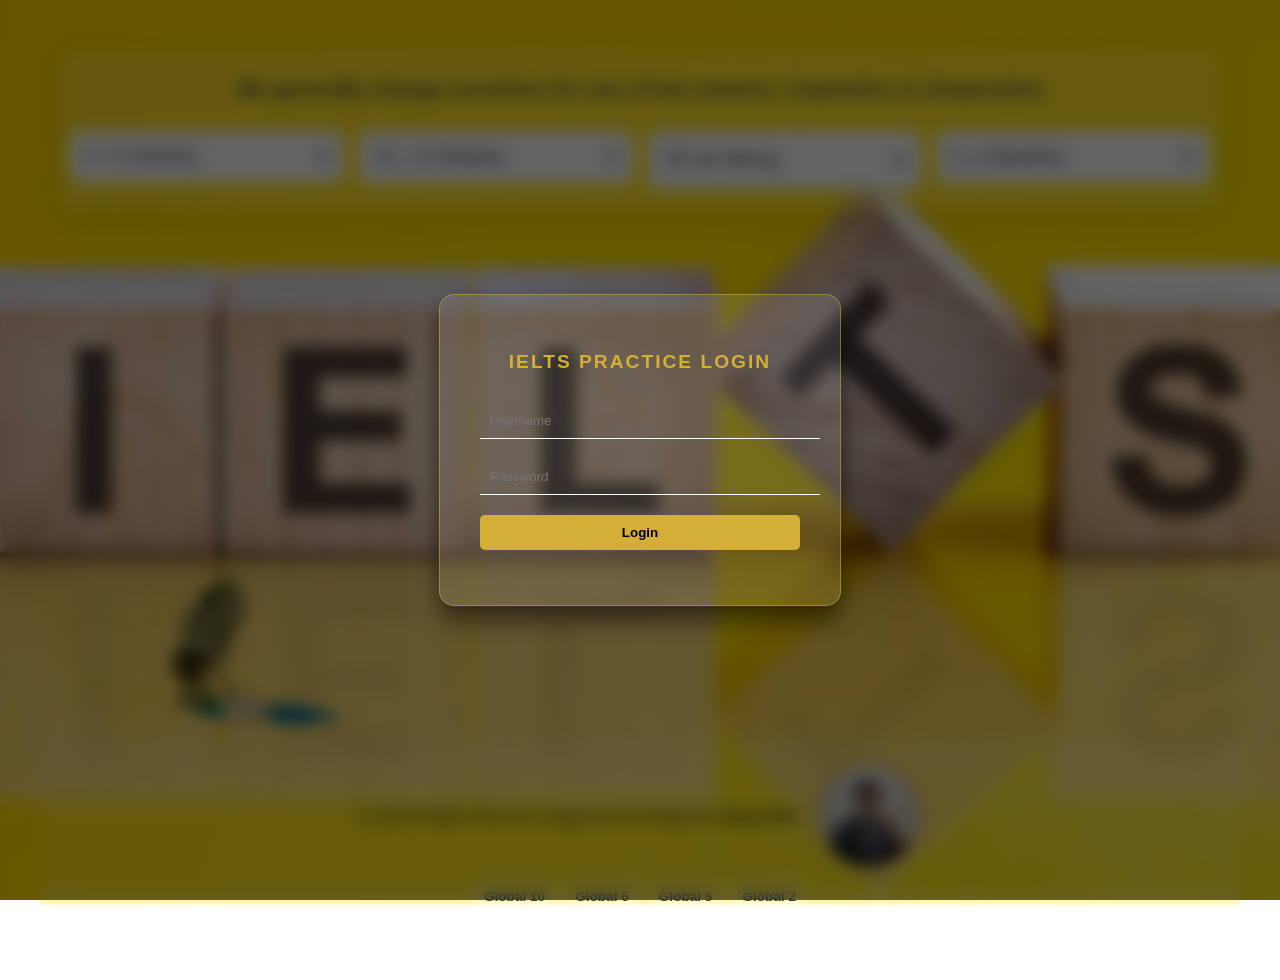
<file: index.html>
<!DOCTYPE html>
<html lang="vi">
<head>
    <meta charset="UTF-8">
    <title>IELTS - Practice Platform</title>
    <link rel="stylesheet" href="style.css">
</head>
<body>
    <div id="user-header" class="user-header" style="display: none;">
        <span id="user-greeting"></span>
        <button onclick="logout()" class="logout-btn">Log out</button>
    </div>

<div id="login-overlay" class="login-overlay">
    <div class="login-box">
        <h2>IELTS Practice Login</h2>
        <div class="input-group">
            <input type="text" id="username" placeholder="Username" required>
        </div>
        <div class="input-group">
            <input type="password" id="password" placeholder="Password" required>
        </div>
        <button onclick="login()" class="login-btn">Login</button>
        <p id="msg" class="error-msg"></p>
    </div>
</div>
<div class="menu-container">
    <div class="menu-header-text">
        <h2>We generally change ourselves for one of two reasons: inspiration or desperation</h2>
    </div>

    <div class="horizontal-menu-wrapper">
        <details class="skill-card">
            <summary>(°⌣°) Listening</summary>
            <div class="dropdown-inner">
                <div class="tab-header">
                    <button class="tab-link active" onclick="openTab(event, 'listening-cam')">Cam</button>
                    <button class="tab-link" onclick="openTab(event, 'listening-real')">Real</button>
                </div>
                <div id="listening-cam" class="tab-content active">
                    <div class="exam-grid">
                        <a href="listening/index.html?id=IELTS_Cam_21_Test_4_LISTENING" class="exam-badge">Cam 21 Test 04</a>
                        <a href="listening/index.html?id=IELTS_Cam_21_Test_3_LISTENING" class="exam-badge">Cam 21 Test 03</a>
                        <a href="listening/index.html?id=IELTS_Cam_21_Test_2_LISTENING" class="exam-badge">Cam 21 Test 02</a>
                        <a href="listening/index.html?id=IELTS_Cam_21_Test_1_LISTENING" class="exam-badge">Cam 21 Test 01</a>
                        <a href="listening/index.html?id=IELTS_Cam_20_Test_4_LISTENING" class="exam-badge">Cam 20 Test 04</a>
                        <a href="listening/index.html?id=IELTS_Cam_20_Test_3_LISTENING" class="exam-badge">Cam 20 Test 03</a> 
                        <a href="listening/index.html?id=IELTS_Cam_20_Test_2_LISTENING" class="exam-badge">Cam 20 Test 02</a>
                        <a href="listening/index.html?id=IELTS_Cam_20_Test_1_LISTENING" class="exam-badge">Cam 20 Test 01</a>
                        <a href="listening/index.html?id=IELTS_Cam_19_Test_4_LISTENING" class="exam-badge">Cam 19 Test 04</a>
                        <a href="listening/index.html?id=IELTS_Cam_19_Test_3_LISTENING" class="exam-badge">Cam 19 Test 03</a> 
                        <a href="listening/index.html?id=IELTS_Cam_19_Test_2_LISTENING" class="exam-badge">Cam 19 Test 02</a>
                        <a href="listening/index.html?id=IELTS_Cam_19_Test_1_LISTENING" class="exam-badge">Cam 19 Test 01</a>
                        <a href="listening/index.html?id=IELTS_Cam_18_Test_4_LISTENING" class="exam-badge">Cam 18 Test 04</a>
                        <a href="listening/index.html?id=IELTS_Cam_18_Test_3_LISTENING" class="exam-badge">Cam 18 Test 03</a>
                        <a href="listening/index.html?id=IELTS_Cam_18_Test_2_LISTENING" class="exam-badge">Cam 18 Test 02</a>
                        <a href="listening/index.html?id=IELTS_Cam_18_Test_1_LISTENING" class="exam-badge">Cam 18 Test 01</a>
                        <a href="listening/index.html?id=IELTS_Cam_17_Test_4_LISTENING" class="exam-badge">Cam 17 Test 04</a>
                        <a href="listening/index.html?id=IELTS_Cam_17_Test_3_LISTENING" class="exam-badge">Cam 17 Test 03</a>
                        <a href="listening/index.html?id=IELTS_Cam_17_Test_2_LISTENING" class="exam-badge">Cam 17 Test 02</a>
                        <a href="listening/index.html?id=IELTS_Cam_17_Test_1_LISTENING" class="exam-badge">Cam 17 Test 01</a>
                        <a href="listening/index.html?id=IELTS_Cam_16_Test_4_LISTENING" class="exam-badge">Cam 16 Test 04</a>
                        <a href="listening/index.html?id=IELTS_Cam_16_Test_3_LISTENING" class="exam-badge">Cam 16 Test 03</a>
                        <a href="listening/index.html?id=IELTS_Cam_16_Test_4_LISTENING" class="exam-badge">Cam 16 Test 02</a>
                        <a href="listening/index.html?id=IELTS_Cam_16_Test_4_LISTENING" class="exam-badge">Cam 16 Test 01</a>
                        <a href="listening/index.html?id=IELTS_Cam_15_Test_4_LISTENING" class="exam-badge">Cam 15 Test 04</a>
   
                    </div>
                </div>
                <div id="listening-real" class="tab-content">
                    <div class="exam-grid">
                         <a href="listening/index.html?id=IELTS_Practice_Test 3_10" class="exam-badge">Test 03/10</a>
                        <a href="listening/index.html?id=IELTS_Plus_Book_3_Test_7_LISTENING" class="exam-badge">Plus Book 3 Test 7 </a>
                        <a href="listening/index.html?id=IELTS_Plus_Book_3_Test_6_LISTENING" class="exam-badge">Plus Book 3 Test 6 </a>
                    </div>
                </div>
            </div>
        </details>

        <details class="skill-card">
            <summary>٩(^‿^)۶ Reading</summary>
            <div class="dropdown-inner">
                <div class="tab-header">
                    <button class="tab-link active" onclick="openTab(event, 'reading-cam')">Cam</button>
                    <button class="tab-link" onclick="openTab(event, 'reading-real')">Real</button>
                </div>
                <div id="reading-cam" class="tab-content active">
                    <div class="exam-grid">
                        <a href="reading/index.html?testId=IELTS_Cam_14_Test_1_READING" class="exam-badge">Cam 14 Test 01</a>
                        <a href="reading/index.html?testId=IELTS_Cam_21_Test_4_READING" class="exam-badge">Cam 21 Test 04</a>
                        <a href="reading/index.html?testId=IELTS_Cam_21_Test_3_READING" class="exam-badge">Cam 21 Test 03</a>
                        <a href="reading/index.html?testId=IELTS_Cam_21_Test_2_READING" class="exam-badge">Cam 21 Test 02</a>
                        <a href="reading/index.html?testId=IELTS_Cam_21_Test_1_READING" class="exam-badge">Cam 21 Test 01</a>
                        <a href="reading/index.html?testId=IELTS_Cam_20_Test_4_READING" class="exam-badge">Cam 20 Test 04</a>
                        <a href="reading/index.html?testId=IELTS_Cam_20_Test_3_READING" class="exam-badge">Cam 20 Test 03</a>
                        <a href="reading/index.html?testId=IELTS_Cam_20_Test_2_READING" class="exam-badge">Cam 20 Test 02</a>
                        <a href="reading/index.html?testId=IELTS_Cam_20_Test_1_READING" class="exam-badge">Cam 20 Test 01</a>
                        <a href="reading/index.html?testId=IELTS_Cam_19_Test_4_READING" class="exam-badge">Cam 19 Test 04</a>
                        <a href="reading/index.html?testId=IELTS_Cam_19_Test_3_READING" class="exam-badge">Cam 19 Test 03</a>
                        <a href="reading/index.html?testId=IELTS_Cam_19_Test_2_READING" class="exam-badge">Cam 19 Test 02</a>
                        <a href="reading/index.html?testId=IELTS_Cam_19_Test_1_READING" class="exam-badge">Cam 19 Test 01</a>
                        <a href="reading/index.html?testId=IELTS_Cam_18_Test_4_READING" class="exam-badge">Cam 18 Test 04</a>
                        <a href="reading/index.html?testId=IELTS_Cam_18_Test_3_READING" class="exam-badge">Cam 18 Test 03</a>
                        <a href="reading/index.html?testId=IELTS_Cam_18_Test_2_READING" class="exam-badge">Cam 18 Test 02</a>
                        <a href="reading/index.html?testId=IELTS_Cam_18_Test_1_READING" class="exam-badge">Cam 18 Test 01</a>
                        <a href="reading/index.html?testId=IELTS_Cam_17_Test_4_READING" class="exam-badge">Cam 17 Test 04</a>
                        <a href="reading/index.html?testId=IELTS_Cam_17_Test_3_READING" class="exam-badge">Cam 17 Test 03</a>
                        <a href="reading/index.html?testId=IELTS_Cam_17_Test_2_READING" class="exam-badge">Cam 17 Test 02</a>
                        <a href="reading/index.html?testId=IELTS_Cam_17_Test_1_READING" class="exam-badge">Cam 17 Test 01</a>
                        <a href="reading/index.html?testId=IELTS_Cam_16_Test_4_READING" class="exam-badge">Cam 16 Test 04</a>
                        <a href="reading/index.html?testId=IELTS_Cam_16_Test_3_READING" class="exam-badge">Cam 16 Test 03</a>
                        <a href="reading/index.html?testId=IELTS_Cam_16_Test_2_READING" class="exam-badge">Cam 16 Test 02</a>
                        <a href="reading/index.html?testId=IELTS_Cam_16_Test_1_READING" class="exam-badge">Cam 16 Test 01</a>
                        <a href="reading/index.html?testId=IELTS_Cam_15_Test_4_READING" class="exam-badge">Cam 15 Test 04</a>
                        <a href="reading/index.html?testId=IELTS_Cam_15_Test_3_READING" class="exam-badge">Cam 15 Test 03</a>
                        <a href="reading/index.html?testId=IELTS_Cam_15_Test_2_READING" class="exam-badge">Cam 15 Test 02</a>
                        <a href="reading/index.html?testId=IELTS_Cam_15_Test_1_READING" class="exam-badge">Cam 15 Test 01</a>
                    </div>
                </div>
                <div id="reading-real" class="tab-content active">
                    <div class="exam-grid">
                        <a href="reading/index.html?testId=IELTS_Book_3_Test_7_READING" class="exam-badge">Book 3 Test 7</a>
                        <a href="reading/index.html?testId=IELTS_Real_Test_16_10_READING" class="exam-badge">Test 16/10/26</a>
                        <a href="reading/index.html?testId=IELTS_Mock_Test_READING" class="exam-badge">Minh Phuc Mock Test</a>
                        <a href="reading/index.html?testId=General Mock Test_17_READING" class="exam-badge">General Mock Test</a>
                        <a href="reading/index.html?testId=IELTS_Actual_Vol_7_Test_1__READING" class="exam-badge">Actual Vol 7 Test 1</a>
                        <a href="reading/index.html?testId=IELTS_Actual_Vol_7_Test_2__READING" class="exam-badge">Actual Vol 7 Test 2</a>
                        <a href="reading/index.html?testId=IELTS_Actual_Vol_7_Test_3__READING" class="exam-badge">Actual Vol 7 Test 3</a>
                        <a href="reading/index.html?testId=IELTS_Actual_Vol_6_Test_5__READING" class="exam-badge">Actual Vol 6 Test 5</a>
                        <a href="reading/index.html?testId=IELTS_Actual_Vol_5_Test_5__READING" class="exam-badge">Actual Vol 5 Test 5</a>
                    </div>
                </div>
                <div id="reading-real" class="tab-content">
                    <div class="exam-grid"><span class="empty-msg">Empty</span></div>
                </div>
            </div>
        </details>

        <details class="skill-card">
            <summary>٩(͡๏̮͡๏)۶ Writing</summary>
            <div class="dropdown-inner">
                <div class="exam-grid">
                <a href="writing/index.html?id=03_11_26" class="exam-badge">Đề thi ngày 03.11.2026</a>
                <a href="writing/index.html?id=02_11_26" class="exam-badge">Đề thi ngày 02.11.2026</a>
                <a href="writing/index.html?id=01_11_26" class="exam-badge">Đề thi ngày 01.11.2026</a>
                <a href="writing/index.html?id=07_09_26" class="exam-badge">Đề thi ngày 07.09.2026</a>
                <a href="writing/index.html?id=06_09_26" class="exam-badge">Đề thi ngày 06.09.2026</a>
                <a href="writing/index.html?id=22_08_26" class="exam-badge">Đề thi ngày 22.08.2026</a>
                <a href="writing/index.html?id=23_08_26" class="exam-badge">Đề thi ngày 23.08.2026</a>
                <a href="writing/index.html?id=24_08_26" class="exam-badge">Đề thi ngày 24.08.2026</a>
                <a href="writing/index.html?id=25_08_26" class="exam-badge">Đề thi ngày 25.08.2026</a>
                <a href="writing/index.html?id=General_mocktest" class="exam-badge">General Mock Test</a>
                <a href="writing/index.html?id=Cam_21_Test4" class="exam-badge">Cam 21 Test 4</a>
                <a href="writing/index.html?id=Cam_21_Test3" class="exam-badge">Cam 21 Test 3</a>
                <a href="writing/index.html?id=Cam_21_Test2" class="exam-badge">Cam 21 Test 2</a>
                <a href="writing/index.html?id=Cam_21_Test1" class="exam-badge">Cam 21 Test 1</a>
                <a href="writing/index.html?id=14_06_26" class="exam-badge">Đề thi ngày 14.06.2026</a>
                <a href="writing/index.html?id=13_06_26" class="exam-badge">Đề thi ngày 13.06.2026</a>
                <a href="writing/index.html?id=12_06_26" class="exam-badge">Đề thi ngày 12.06.2026</a>
                <a href="writing/index.html?id=11_06_26" class="exam-badge">Đề thi ngày 11.06.2026</a>
                <a href="writing/index.html?id=10_06_26" class="exam-badge">Đề thi ngày 10.06.2026</a>
                <a href="writing/index.html?id=09_06_26" class="exam-badge">Đề thi ngày 09.06.2026</a>
                <a href="writing/index.html?id=08_06_26" class="exam-badge">Đề thi ngày 08.06.2026</a>
                <a href="writing/index.html?id=07_06_26" class="exam-badge">Đề thi ngày 07.06.2026</a>
                <a href="writing/index.html?id=06_06_26" class="exam-badge">Đề thi ngày 06.06.2026</a>
                <a href="writing/index.html?id=05_06_26" class="exam-badge">Đề thi ngày 05.06.2026</a>
                <a href="writing/index.html?id=04_06_26" class="exam-badge">Đề thi ngày 04.06.2026</a>
                <a href="writing/index.html?id=03_06_26" class="exam-badge">Đề thi ngày 03.06.2026</a>
                <a href="writing/index.html?id=02_06_26" class="exam-badge">Đề thi ngày 02.06.2026</a>
                <a href="writing/index.html?id=01_06_26" class="exam-badge">Đề thi ngày 01.06.2026</a>
                <a href="writing/index.html?id=31_05_26" class="exam-badge">Đề thi ngày 31.05.2026</a>
                <a href="writing/index.html?id=30_05_26" class="exam-badge">Đề thi ngày 30.05.2026</a>
                <a href="writing/index.html?id=29_05_26" class="exam-badge">Đề thi ngày 29.05.2026</a>
                <a href="writing/index.html?id=28_05_26" class="exam-badge">Đề thi ngày 28.05.2026</a>
                <a href="writing/index.html?id=27_05_26" class="exam-badge">Đề thi ngày 27.05.2026</a>
                <a href="writing/index.html?id=26_05_26" class="exam-badge">Đề thi ngày 26.05.2026</a>
                <a href="writing/index.html?id=24_05_26" class="exam-badge">Đề thi ngày 24.05.2026</a>
                <a href="writing/index.html?id=23_05_26" class="exam-badge">Đề thi ngày 23.05.2026</a>
                <a href="writing/index.html?id=22_05_26" class="exam-badge">Đề thi ngày 22.05.2026</a>
                <a href="writing/index.html?id=21_05_26" class="exam-badge">Đề thi ngày 21.05.2026</a>
                <a href="writing/index.html?id=20_05_26" class="exam-badge">Đề thi ngày 20.05.2026</a>
                <a href="writing/index.html?id=19_05_26" class="exam-badge">Đề thi ngày 19.05.2026</a>
                <a href="writing/index.html?id=18_05_26" class="exam-badge">Đề thi ngày 18.05.2026</a>
                <a href="writing/index.html?id=17_05_26" class="exam-badge">Đề thi ngày 17.05.2026</a>
                <a href="writing/index.html?id=16_05_26" class="exam-badge">Đề thi ngày 16.05.2026</a>
                <a href="writing/index.html?id=15_05_26" class="exam-badge">Đề thi ngày 15.05.2026</a>
                <a href="writing/index.html?id=14_05_26" class="exam-badge">Đề thi ngày 14.05.2026</a>
                <a href="writing/index.html?id=13_05_26" class="exam-badge">Đề thi ngày 13.05.2026</a>
                <a href="writing/index.html?id=12_05_26" class="exam-badge">Đề thi ngày 12.05.2026</a>
                <a href="writing/index.html?id=11_05_26" class="exam-badge">Đề thi ngày 11.05.2026</a>
                <a href="writing/index.html?id=10_05_26" class="exam-badge">Đề thi ngày 10.05.2026</a>
                <a href="writing/index.html?id=09_05_26" class="exam-badge">Đề thi ngày 09.05.2026</a>
                <a href="writing/index.html?id=08_05_26" class="exam-badge">Đề thi ngày 08.05.2026</a>
                <a href="writing/index.html?id=07_05_26" class="exam-badge">Đề thi ngày 07.05.2026</a>
                <a href="writing/index.html?id=05_05_26" class="exam-badge">Đề thi ngày 05.05.2026</a>
                <a href="writing/index.html?id=04_05_26" class="exam-badge">Đề thi ngày 04.05.2026</a>
                <a href="writing/index.html?id=03_05_26" class="exam-badge">Đề thi ngày 03.05.2026</a>
                <a href="writing/index.html?id=02_05_26" class="exam-badge">Đề thi ngày 02.05.2026</a>
                <a href="writing/index.html?id=30_04_26" class="exam-badge">Đề thi ngày 30.04.2026</a>
                <a href="writing/index.html?id=29_04_26" class="exam-badge">Đề thi ngày 29.04.2026</a>
                <a href="writing/index.html?id=28_04_26" class="exam-badge">Đề thi ngày 28.04.2026</a>
                <a href="writing/index.html?id=27_04_26" class="exam-badge">Đề thi ngày 27.04.2026</a>
                <a href="writing/index.html?id=26_04_26" class="exam-badge">Đề thi ngày 26.04.2026</a>
                <a href="writing/index.html?id=24_04_26" class="exam-badge">Đề thi ngày 24.04.2026</a>
                <a href="writing/index.html?id=23_04_26" class="exam-badge">Đề thi ngày 23.04.2026</a>
                <a href="writing/index.html?id=22_04_26" class="exam-badge">Đề thi ngày 22.04.2026</a>
                <a href="writing/index.html?id=21_04_26" class="exam-badge">Đề thi ngày 21.04.2026</a>
                <a href="writing/index.html?id=19_04_26" class="exam-badge">Đề thi ngày 19.04.2026</a>
                <a href="writing/index.html?id=18_04_26" class="exam-badge">Đề thi ngày 18.04.2026</a>
                <a href="writing/index.html?id=17_04_26" class="exam-badge">Đề thi ngày 17.04.2026</a>
                <a href="writing/index.html?id=15_04_26" class="exam-badge">Đề thi ngày 15.04.2026</a>
                <a href="writing/index.html?id=14_04_26" class="exam-badge">Đề thi ngày 14.04.2026</a>
                <a href="writing/index.html?id=13_04_26" class="exam-badge">Đề thi ngày 13.04.2026</a>
                <a href="writing/index.html?id=12_04_26" class="exam-badge">Đề thi ngày 12.04.2026</a>
                <a href="writing/index.html?id=11_04_26" class="exam-badge">Đề thi ngày 11.04.2026</a>
                <a href="writing/index.html?id=10_04_26" class="exam-badge">Đề thi ngày 10.04.2026</a>
                <a href="writing/index.html?id=09_04_26" class="exam-badge">Đề thi ngày 09.04.2026</a>
                <a href="writing/index.html?id=08_04_26" class="exam-badge">Đề thi ngày 08.04.2026</a>
                <a href="writing/index.html?id=07_04_26" class="exam-badge">Đề thi ngày 07.04.2026</a>
                <a href="writing/index.html?id=06_04_26" class="exam-badge">Đề thi ngày 06.04.2026</a>
                <a href="writing/index.html?id=05_04_26" class="exam-badge">Đề thi ngày 05.04.2026</a>
                <a href="writing/index.html?id=04_04_26" class="exam-badge">Đề thi ngày 04.04.2026</a>
                <a href="writing/index.html?id=03_04_26" class="exam-badge">Đề thi ngày 03.04.2026</a>
                <a href="writing/index.html?id=02_04_26" class="exam-badge">Đề thi ngày 02.04.2026</a>
                <a href="writing/index.html?id=01_04_26" class="exam-badge">Đề thi ngày 01.04.2026</a>
                <a href="writing/index.html?id=31_03_26" class="exam-badge">Đề thi ngày 31.03.2026</a>
                <a href="writing/index.html?id=30_03_26" class="exam-badge">Đề thi ngày 30.03.2026</a>
                <a href="writing/index.html?id=29_03_26" class="exam-badge">Đề thi ngày 29.03.2026</a>
                <a href="writing/index.html?id=28_03_26" class="exam-badge">Đề thi ngày 28.03.2026</a>
                <a href="writing/index.html?id=27_03_26" class="exam-badge">Đề thi ngày 27.03.2026</a>
                <a href="writing/index.html?id=26_03_26" class="exam-badge">Đề thi ngày 26.03.2026</a>
                <a href="writing/index.html?id=25_03_26" class="exam-badge">Đề thi ngày 25.03.2026</a>
                <a href="writing/index.html?id=24_03_26" class="exam-badge">Đề thi ngày 24.03.2026</a>
                <a href="writing/index.html?id=22_03_26" class="exam-badge">Đề thi ngày 22.03.2026</a>
                <a href="writing/index.html?id=21_03_26" class="exam-badge">Đề thi ngày 21.03.2026</a>
                <a href="writing/index.html?id=20_03_26" class="exam-badge">Đề thi ngày 20.03.2026</a>
                <a href="writing/index.html?id=16_03_26" class="exam-badge">Đề thi ngày 16.03.2026</a>
                <a href="writing/index.html?id=14_03_26" class="exam-badge">Đề thi ngày 14.03.2026</a>
                <a href="writing/index.html?id=13_03_26" class="exam-badge">Đề thi ngày 13.03.2026</a>
                <a href="writing/index.html?id=11_03_26" class="exam-badge">Đề thi ngày 11.03.2026</a>
                <a href="writing/index.html?id=10_03_26" class="exam-badge">Đề thi ngày 10.03.2026</a>
                <a href="writing/index.html?id=09_03_26" class="exam-badge">Đề thi ngày 09.03.2026</a>
                <a href="writing/index.html?id=08_03_26" class="exam-badge">Đề thi ngày 08.03.2026</a>
                <a href="writing/index.html?id=07_03_26" class="exam-badge">Đề thi ngày 07.03.2026</a>
                <a href="writing/index.html?id=06_03_26" class="exam-badge">Đề thi ngày 06.03.2026</a>
                <a href="writing/index.html?id=05_03_26" class="exam-badge">Đề thi ngày 05.03.2026</a>
                <a href="writing/index.html?id=04_03_26" class="exam-badge">Đề thi ngày 04.03.2026</a>
                <a href="writing/index.html?id=03_03_26" class="exam-badge">Đề thi ngày 03.03.2026</a>
                <a href="writing/index.html?id=01_03_26" class="exam-badge">Đề thi ngày 01.03.2026</a>
                </div>
            </div>
        </details>

        <details class="skill-card">
            <summary>(•‿•) Speaking</summary>
            <div class="dropdown-inner">
                <ul class="simple-list">    
                   
    <!-- Truyền tham số id thông qua URL <li><a href="Speaking/index.html">Forecast 2026</a></li>-->
   <li><a href="Speaking/index.html?id=1" class="book-item">Speaking Quý 1 - 2026</a></li> 
   <li><a href="Speaking/index.html?id=2" class="book-item">Speaking Quý 2 - 2026</a></li> 
    <li><a href="Speaking/index.html?id=3" class="book-item">Speaking Quý 3 - 2026</a></li>
    <li><a href="Speaking/index.html?id=4" class="book-item">Speaking Quý 4 - 2026</a></li>

                </ul>
            </div>
        </details>
    </div>
</div>

<div class="dino-walker">
    <img src="fred.gif" alt="Cute Dinosaur" id="dino-img">
</div>

<footer class="main-footer">
    <div class="footer-content">
        <p>&copy; <span id="current-year"></span> All Rights Reserved. Designed and Developed by <strong>Jimmy Dinh</strong></p>
        <a href="Jimmymusic/Pwriting/indexwriting.html" target="_blank" class="footer-profile-link">
            <img src="link.jpg" alt="Jimmy Dinh Profile" class="round-profile-img">
        </a>
    </div>
     <!-- Các nút bấm Global trong suốt -->
<div class="global-nav-links" style="margin-top: 10px; display: flex; gap: 8px; justify-content: center; flex-wrap: wrap;">
    <a href="global10.html" class="exam-badge transparent-btn">Global 10</a>
    <a href="global6.html" class="exam-badge transparent-btn">Global 6</a>
    <a href="global5.html" class="exam-badge transparent-btn">Global 5</a>
    <a href="global2.html" class="exam-badge transparent-btn">Global 2</a>
</div>
</footer>

<script src="script.js"></script>
</body>
</html>
</file>
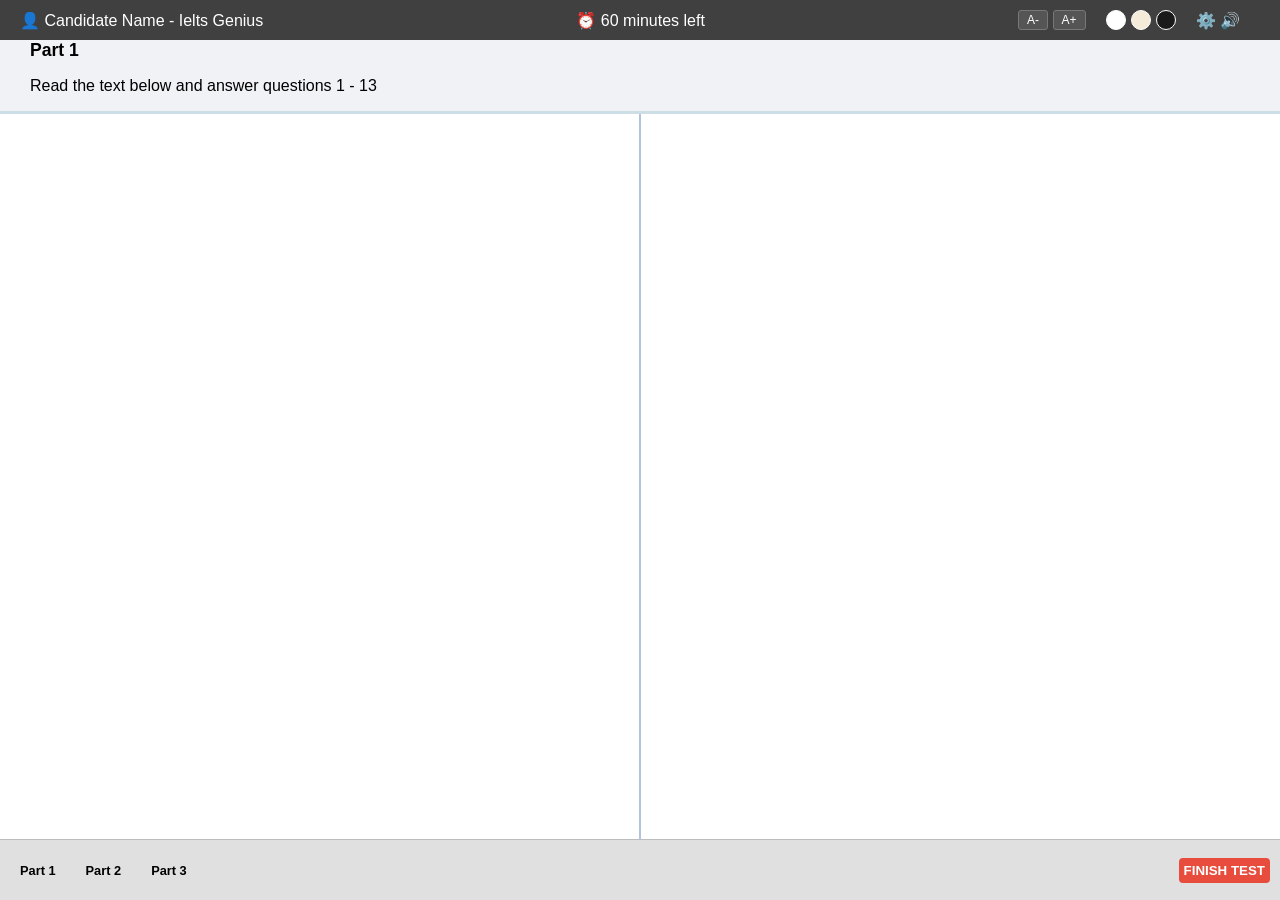
<file: reading/index.html>
<!DOCTYPE html>
<html lang="en">
<head>
    <meta charset="UTF-8">
    <meta name="viewport" content="width=device-width, initial-scale=1.0">
    <title>IELTS Reading Computer-Based Test</title>
    <link rel="stylesheet" href="style.css">
</head>
 <header class="test-header">
        <div class="user-info">
            <span class="user-icon">👤</span>
            <span class="user-name">Candidate Name - Ielts Genius</span>
        </div>
        <div class="timer-container">
            <span class="clock-icon">⏰</span>
            <span id="timer">60 minutes left</span>
        </div>

	<div class="accessibility-controls">
        <div class="font-controls">
            <button onclick="changeFontSize(-1)">A-</button>
            <button onclick="changeFontSize(1)">A+</button>
        </div>
        <div class="theme-controls">
            <button class="theme-btn theme-white" onclick="setTheme('light')" title="Light Mode"></button>
            <button class="theme-btn theme-sepia" onclick="setTheme('sepia')" title="Sepia Mode"></button>
            <button class="theme-btn theme-dark" onclick="setTheme('dark')" title="Dark Mode"></button>
       		
 	</div>

        <div class="settings-icons">⚙️ 🔊</div>
    </div>
    </header>

    <div class="part-banner">
    <span id="current-part-label">Part 1</span>
    <p>Read the text below and answer questions <span id="q-range">1 - 13</span></p>
	</div>

    <main class="test-container">
        <div id="reading-pane" class="pane">
            <h1 id="passage-title"></h1>
            <div id="passage-text" class="selectable-text"></div>
        </div>
        <div id="question-pane" class="pane">
            <div id="questions-container"></div>
        </div>
    </main>

  <footer class="test-footer">
    <div class="navigation-bar">
        <div class="part-group">
            <span class="part-label">Part 1</span>
            <div class="dots-container" id="dots-p1">
                </div>
        </div>

        <div class="part-group">
            <span class="part-label">Part 2</span>
            <div class="dots-container" id="dots-p2"></div>
        </div>

        <div class="part-group">
            <span class="part-label">Part 3</span>
            <div class="dots-container" id="dots-p3"></div>
        </div>
    </div>

    <button class="btn-submit" onclick="submitTest()">FINISH TEST</button>
</footer>


<script src="script.js"></script>
<div id="highlight-menu" class="context-menu">
    <button onclick="applyHighlight()">Highlight</button>
    <button onclick="clearHighlight()">Clear</button>
</div>
</body>
</html>
</file>
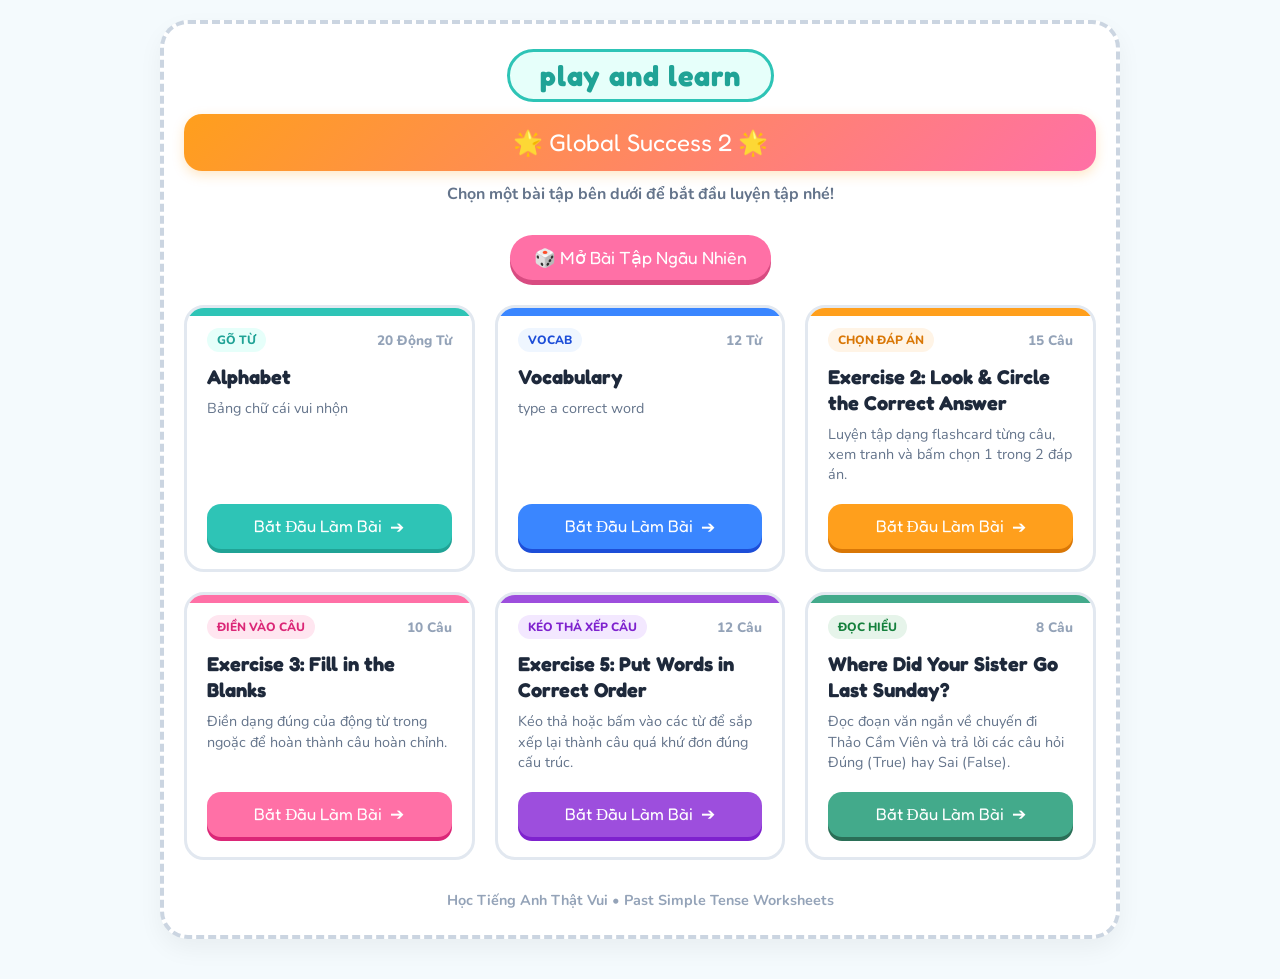
<file: global2.html>
<!DOCTYPE html>
<html lang="vi">
<head>
  <meta charset="UTF-8">
  <meta name="viewport" content="width=device-width, initial-scale=1.0">
  <title>Past Simple Tense - Cổng Bài Tập Tương Tác</title>
  <link href="https://fonts.googleapis.com/css2?family=Fredoka:wght@400;600;700&family=Nunito:wght@600;700;800&display=swap" rel="stylesheet">
  <style>
    :root {
      --primary: #2ec4b6;
      --primary-dark: #20a396;
      --secondary: #ff9f1c;
      --accent-pink: #ff70a6;
      --accent-purple: #9d4edd;
      --accent-blue: #3a86ff;
      --bg: #f4fafd;
      --card-bg: #ffffff;
      --text: #2b2d42;
    }

    * {
      box-sizing: border-box;
      margin: 0;
      padding: 0;
    }

    body {
      font-family: 'Nunito', sans-serif;
      background-color: var(--bg);
      color: var(--text);
      min-height: 100vh;
      display: flex;
      flex-direction: column;
      align-items: center;
      padding: 20px 15px 40px;
    }

    /* Khung trang chính */
    .container {
      width: 100%;
      max-width: 960px;
      background: var(--card-bg);
      border: 4px dashed #cbd5e1;
      border-radius: 28px;
      padding: 25px 20px;
      box-shadow: 0 10px 25px rgba(0,0,0,0.05);
    }

    /* Header & Tiêu đề */
    header {
      text-align: center;
      margin-bottom: 30px;
    }

    .pill-header {
      display: inline-block;
      border: 3px solid #2ec4b6;
      border-radius: 50px;
      padding: 6px 30px;
      background: #e6fffa;
      margin-bottom: 12px;
    }

    .pill-header h1 {
      font-family: 'Fredoka', cursive;
      color: var(--primary-dark);
      font-size: 1.8rem;
      letter-spacing: 1px;
    }

    .banner-title {
      background: linear-gradient(135deg, #ff9f1c, #ff70a6);
      color: white;
      padding: 14px 20px;
      border-radius: 18px;
      font-family: 'Fredoka', cursive;
      font-size: 1.5rem;
      box-shadow: 0 4px 12px rgba(255, 159, 28, 0.25);
    }

    .subtitle {
      margin-top: 12px;
      color: #64748b;
      font-weight: 700;
      font-size: 1rem;
    }

    /* Nút ngẫu nhiên */
    .random-btn-wrapper {
      text-align: center;
      margin-bottom: 25px;
    }

    .btn-random {
      font-family: 'Fredoka', cursive;
      background: #ff70a6;
      color: white;
      border: none;
      padding: 12px 24px;
      font-size: 1.1rem;
      border-radius: 50px;
      cursor: pointer;
      box-shadow: 0 5px 0 #d84b81;
      transition: all 0.15s ease;
      display: inline-flex;
      align-items: center;
      gap: 8px;
    }

    .btn-random:hover {
      transform: translateY(-2px);
      box-shadow: 0 7px 0 #d84b81;
      background: #ff5c98;
    }

    .btn-random:active {
      transform: translateY(3px);
      box-shadow: 0 2px 0 #d84b81;
    }

    /* Lưới danh sách bài tập */
    .exercise-grid {
      display: grid;
      grid-template-columns: repeat(auto-fit, minmax(280px, 1fr));
      gap: 20px;
    }

    /* Thẻ bài tập */
    .card {
      background: #ffffff;
      border: 3px solid #e2e8f0;
      border-radius: 20px;
      padding: 20px;
      display: flex;
      flex-direction: column;
      justify-content: space-between;
      transition: all 0.25s cubic-bezier(0.175, 0.885, 0.32, 1.275);
      position: relative;
      overflow: hidden;
    }

    .card::before {
      content: '';
      position: absolute;
      top: 0;
      left: 0;
      width: 100%;
      height: 8px;
    }

    .card:hover {
      transform: translateY(-6px);
      box-shadow: 0 12px 20px rgba(0,0,0,0.08);
    }

    /* Màu viền trên từng bài */
    .card-1::before { background: var(--primary); }
    .card-2::before { background: var(--secondary); }
    .card-3::before { background: var(--accent-pink); }
    .card-4::before { background: var(--accent-purple); }
    .card-5::before { background: var(--accent-blue); }
    .card-6::before { background: #43aa8b; }

    .card-header {
      display: flex;
      justify-content: space-between;
      align-items: center;
      margin-bottom: 12px;
    }

    .badge {
      font-size: 0.75rem;
      font-weight: 800;
      padding: 4px 10px;
      border-radius: 20px;
      text-transform: uppercase;
    }

    .badge-1 { background: #e6fffa; color: var(--primary-dark); }
    .badge-2 { background: #fff4e6; color: #d97706; }
    .badge-3 { background: #ffe6f0; color: #db2777; }
    .badge-4 { background: #f3e8ff; color: #7e22ce; }
    .badge-5 { background: #eff6ff; color: #1d4ed8; }
    .badge-6 { background: #e6f4ea; color: #15803d; }

    .q-count {
      font-size: 0.85rem;
      font-weight: 800;
      color: #94a3b8;
    }

    .card-title {
      font-family: 'Fredoka', cursive;
      font-size: 1.25rem;
      color: #1e293b;
      margin-bottom: 8px;
      line-height: 1.3;
    }

    .card-desc {
      font-size: 0.9rem;
      color: #64748b;
      margin-bottom: 20px;
      line-height: 1.4;
    }

    .card-btn {
      display: flex;
      align-items: center;
      justify-content: center;
      gap: 8px;
      text-decoration: none;
      font-family: 'Fredoka', cursive;
      font-size: 1.05rem;
      color: white;
      padding: 12px;
      border-radius: 14px;
      text-align: center;
      transition: all 0.2s ease;
    }

    .card-1 .card-btn { background: var(--primary); box-shadow: 0 4px 0 var(--primary-dark); }
    .card-2 .card-btn { background: var(--secondary); box-shadow: 0 4px 0 #d97706; }
    .card-3 .card-btn { background: var(--accent-pink); box-shadow: 0 4px 0 #db2777; }
    .card-4 .card-btn { background: var(--accent-purple); box-shadow: 0 4px 0 #7e22ce; }
    .card-5 .card-btn { background: var(--accent-blue); box-shadow: 0 4px 0 #1d4ed8; }
    .card-6 .card-btn { background: #43aa8b; box-shadow: 0 4px 0 #2a6f57; }

    .card-btn:hover {
      filter: brightness(1.08);
      transform: translateY(-2px);
    }

    .card-btn:active {
      transform: translateY(2px);
      box-shadow: none !important;
    }

    footer {
      margin-top: 30px;
      text-align: center;
      color: #94a3b8;
      font-weight: 700;
      font-size: 0.9rem;
    }

    @media (max-width: 600px) {
      .pill-header h1 { font-size: 1.4rem; }
      .banner-title { font-size: 1.2rem; }
      .exercise-grid { grid-template-columns: 1fr; }
    }
  </style>
</head>
<body>

  <div class="container">
    <header>
      <div class="pill-header">
        <h1>play and learn </h1>
      </div>
      <div class="banner-title">
        🌟 Global Success 2 🌟
      </div>
      <p class="subtitle">Chọn một bài tập bên dưới để bắt đầu luyện tập nhé!</p>
    </header>

    <div class="random-btn-wrapper">
      <button class="btn-random" onclick="playRandomExercise()">
        🎲 Mở Bài Tập Ngẫu Nhiên
      </button>
    </div>

    <div class="exercise-grid">

      <!-- Bài 1 -->
      <div class="card card-1">
        <div>
          <div class="card-header">
            <span class="badge badge-1">Gõ Từ</span>
            <span class="q-count">20 Động Từ</span>
          </div>
          <h2 class="card-title">Alphabet</h2>
          <p class="card-desc">Bảng chữ cái vui nhộn</p>
        </div>
        <a href="alphabet.html" class="card-btn" onclick="playClickSound()">
          <span>Bắt Đầu Làm Bài</span> ➔
        </a>
      </div>

      <!-- Từ Vựng -->
      <div class="card card-5">
        <div>
          <div class="card-header">
            <span class="badge badge-5">Vocab</span>
            <span class="q-count">12 Từ</span>
          </div>
          <h2 class="card-title">Vocabulary</h2>
          <p class="card-desc">type a correct word</p>
        </div>
        <a href="vocab.html" class="card-btn" onclick="playClickSound()">
          <span>Bắt Đầu Làm Bài</span> ➔
        </a>
      </div>
      <!-- Bài 2 -->
      <div class="card card-2">
        <div>
          <div class="card-header">
            <span class="badge badge-2">Chọn Đáp Án</span>
            <span class="q-count">15 Câu</span>
          </div>
          <h2 class="card-title">Exercise 2: Look & Circle the Correct Answer</h2>
          <p class="card-desc">Luyện tập dạng flashcard từng câu, xem tranh và bấm chọn 1 trong 2 đáp án.</p>
        </div>
        <a href="bai-tap-2-chon-dap-an.html" class="card-btn" onclick="playClickSound()">
          <span>Bắt Đầu Làm Bài</span> ➔
        </a>
      </div>

      <!-- Bài 3 -->
      <div class="card card-3">
        <div>
          <div class="card-header">
            <span class="badge badge-3">Điền Vào Câu</span>
            <span class="q-count">10 Câu</span>
          </div>
          <h2 class="card-title">Exercise 3: Fill in the Blanks</h2>
          <p class="card-desc">Điền dạng đúng của động từ trong ngoặc để hoàn thành câu hoàn chỉnh.</p>
        </div>
        <a href="bai-tap-3-dien-cho-trong.html" class="card-btn" onclick="playClickSound()">
          <span>Bắt Đầu Làm Bài</span> ➔
        </a>
      </div>

      <!-- Bài 4 -->
      <div class="card card-4">
        <div>
          <div class="card-header">
            <span class="badge badge-4">Kéo Thả Xếp Câu</span>
            <span class="q-count">12 Câu</span>
          </div>
          <h2 class="card-title">Exercise 5: Put Words in Correct Order</h2>
          <p class="card-desc">Kéo thả hoặc bấm vào các từ để sắp xếp lại thành câu quá khứ đơn đúng cấu trúc.</p>
        </div>
        <a href="bai-tap-4-sap-xep-cau.html" class="card-btn" onclick="playClickSound()">
          <span>Bắt Đầu Làm Bài</span> ➔
        </a>
      </div>
      <!-- Bài 6 -->
      <div class="card card-6">
        <div>
          <div class="card-header">
            <span class="badge badge-6">Đọc Hiểu</span>
            <span class="q-count">8 Câu</span>
          </div>
          <h2 class="card-title">Where Did Your Sister Go Last Sunday?</h2>
          <p class="card-desc">Đọc đoạn văn ngắn về chuyến đi Thảo Cầm Viên và trả lời các câu hỏi Đúng (True) hay Sai (False).</p>
        </div>
        <a href="bai-tap-6-doc-hieu-true-false.html" class="card-btn" onclick="playClickSound()">
          <span>Bắt Đầu Làm Bài</span> ➔
        </a>
      </div>

    </div>

    <footer>
      <p>Học Tiếng Anh Thật Vui • Past Simple Tense Worksheets</p>
    </footer>
  </div>

  <script>
    // Danh sách đường dẫn tệp bài tập
    const exerciseFiles = [
      "bai-tap-1-viet-dong-tu.html",
      "bai-tap-2-chon-dap-an.html",
      "bai-tap-3-dien-cho-trong.html",
      "bai-tap-4-sap-xep-cau.html",
      "bai-tap-5-hoat-dong-cua-bo.html",
      "bai-tap-6-doc-hieu-true-false.html"
    ];

    // Tạo âm thanh Web Audio API
    let audioCtx = null;

    function getAudioContext() {
      if (!audioCtx) {
        audioCtx = new (window.AudioContext || window.webkitAudioContext)();
      }
      return audioCtx;
    }

    function playClickSound() {
      try {
        const ctx = getAudioContext();
        const osc = ctx.createOscillator();
        const gain = ctx.createGain();
        osc.type = 'sine';
        osc.frequency.setValueAtTime(400, ctx.currentTime);
        osc.frequency.exponentialRampToValueAtTime(800, ctx.currentTime + 0.08);
        gain.gain.setValueAtTime(0.2, ctx.currentTime);
        gain.gain.exponentialRampToValueAtTime(0.01, ctx.currentTime + 0.08);
        osc.connect(gain);
        gain.connect(ctx.destination);
        osc.start();
        osc.stop(ctx.currentTime + 0.08);
      } catch (e) {}
    }

    function playRandomExercise() {
      playClickSound();
      const randomIndex = Math.floor(Math.random() * exerciseFiles.length);
      setTimeout(() => {
        window.location.href = exerciseFiles[randomIndex];
      }, 150);
    }
  </script>
</body>
</html>
</file>
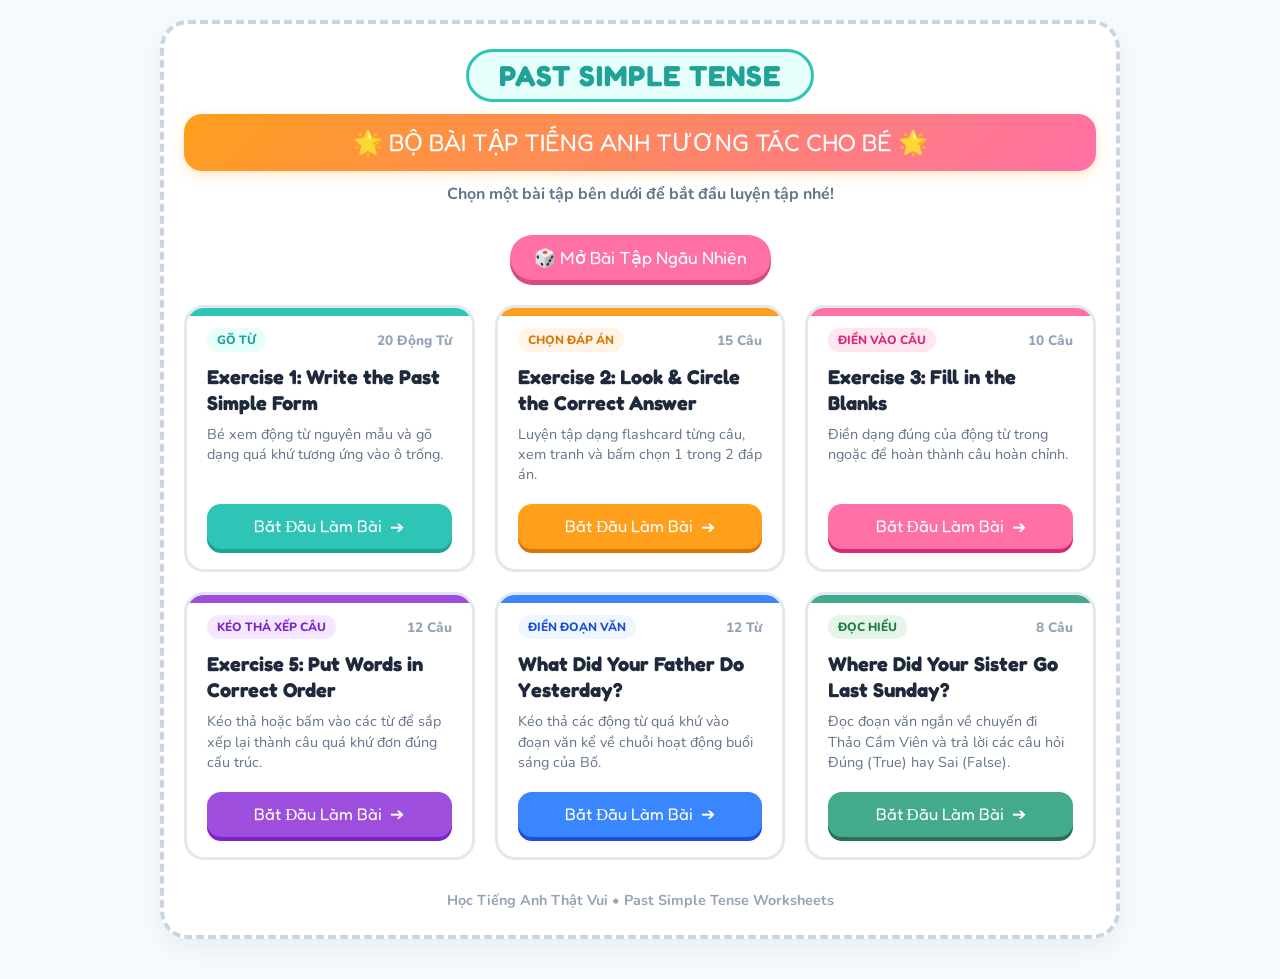
<file: global5.html>
<!DOCTYPE html>
<html lang="vi">
<head>
  <meta charset="UTF-8">
  <meta name="viewport" content="width=device-width, initial-scale=1.0">
  <title>Past Simple Tense - Cổng Bài Tập Tương Tác</title>
  <link href="https://fonts.googleapis.com/css2?family=Fredoka:wght@400;600;700&family=Nunito:wght@600;700;800&display=swap" rel="stylesheet">
  <style>
    :root {
      --primary: #2ec4b6;
      --primary-dark: #20a396;
      --secondary: #ff9f1c;
      --accent-pink: #ff70a6;
      --accent-purple: #9d4edd;
      --accent-blue: #3a86ff;
      --bg: #f4fafd;
      --card-bg: #ffffff;
      --text: #2b2d42;
    }

    * {
      box-sizing: border-box;
      margin: 0;
      padding: 0;
    }

    body {
      font-family: 'Nunito', sans-serif;
      background-color: var(--bg);
      color: var(--text);
      min-height: 100vh;
      display: flex;
      flex-direction: column;
      align-items: center;
      padding: 20px 15px 40px;
    }

    /* Khung trang chính */
    .container {
      width: 100%;
      max-width: 960px;
      background: var(--card-bg);
      border: 4px dashed #cbd5e1;
      border-radius: 28px;
      padding: 25px 20px;
      box-shadow: 0 10px 25px rgba(0,0,0,0.05);
    }

    /* Header & Tiêu đề */
    header {
      text-align: center;
      margin-bottom: 30px;
    }

    .pill-header {
      display: inline-block;
      border: 3px solid #2ec4b6;
      border-radius: 50px;
      padding: 6px 30px;
      background: #e6fffa;
      margin-bottom: 12px;
    }

    .pill-header h1 {
      font-family: 'Fredoka', cursive;
      color: var(--primary-dark);
      font-size: 1.8rem;
      letter-spacing: 1px;
    }

    .banner-title {
      background: linear-gradient(135deg, #ff9f1c, #ff70a6);
      color: white;
      padding: 14px 20px;
      border-radius: 18px;
      font-family: 'Fredoka', cursive;
      font-size: 1.5rem;
      box-shadow: 0 4px 12px rgba(255, 159, 28, 0.25);
    }

    .subtitle {
      margin-top: 12px;
      color: #64748b;
      font-weight: 700;
      font-size: 1rem;
    }

    /* Nút ngẫu nhiên */
    .random-btn-wrapper {
      text-align: center;
      margin-bottom: 25px;
    }

    .btn-random {
      font-family: 'Fredoka', cursive;
      background: #ff70a6;
      color: white;
      border: none;
      padding: 12px 24px;
      font-size: 1.1rem;
      border-radius: 50px;
      cursor: pointer;
      box-shadow: 0 5px 0 #d84b81;
      transition: all 0.15s ease;
      display: inline-flex;
      align-items: center;
      gap: 8px;
    }

    .btn-random:hover {
      transform: translateY(-2px);
      box-shadow: 0 7px 0 #d84b81;
      background: #ff5c98;
    }

    .btn-random:active {
      transform: translateY(3px);
      box-shadow: 0 2px 0 #d84b81;
    }

    /* Lưới danh sách bài tập */
    .exercise-grid {
      display: grid;
      grid-template-columns: repeat(auto-fit, minmax(280px, 1fr));
      gap: 20px;
    }

    /* Thẻ bài tập */
    .card {
      background: #ffffff;
      border: 3px solid #e2e8f0;
      border-radius: 20px;
      padding: 20px;
      display: flex;
      flex-direction: column;
      justify-content: space-between;
      transition: all 0.25s cubic-bezier(0.175, 0.885, 0.32, 1.275);
      position: relative;
      overflow: hidden;
    }

    .card::before {
      content: '';
      position: absolute;
      top: 0;
      left: 0;
      width: 100%;
      height: 8px;
    }

    .card:hover {
      transform: translateY(-6px);
      box-shadow: 0 12px 20px rgba(0,0,0,0.08);
    }

    /* Màu viền trên từng bài */
    .card-1::before { background: var(--primary); }
    .card-2::before { background: var(--secondary); }
    .card-3::before { background: var(--accent-pink); }
    .card-4::before { background: var(--accent-purple); }
    .card-5::before { background: var(--accent-blue); }
    .card-6::before { background: #43aa8b; }

    .card-header {
      display: flex;
      justify-content: space-between;
      align-items: center;
      margin-bottom: 12px;
    }

    .badge {
      font-size: 0.75rem;
      font-weight: 800;
      padding: 4px 10px;
      border-radius: 20px;
      text-transform: uppercase;
    }

    .badge-1 { background: #e6fffa; color: var(--primary-dark); }
    .badge-2 { background: #fff4e6; color: #d97706; }
    .badge-3 { background: #ffe6f0; color: #db2777; }
    .badge-4 { background: #f3e8ff; color: #7e22ce; }
    .badge-5 { background: #eff6ff; color: #1d4ed8; }
    .badge-6 { background: #e6f4ea; color: #15803d; }

    .q-count {
      font-size: 0.85rem;
      font-weight: 800;
      color: #94a3b8;
    }

    .card-title {
      font-family: 'Fredoka', cursive;
      font-size: 1.25rem;
      color: #1e293b;
      margin-bottom: 8px;
      line-height: 1.3;
    }

    .card-desc {
      font-size: 0.9rem;
      color: #64748b;
      margin-bottom: 20px;
      line-height: 1.4;
    }

    .card-btn {
      display: flex;
      align-items: center;
      justify-content: center;
      gap: 8px;
      text-decoration: none;
      font-family: 'Fredoka', cursive;
      font-size: 1.05rem;
      color: white;
      padding: 12px;
      border-radius: 14px;
      text-align: center;
      transition: all 0.2s ease;
    }

    .card-1 .card-btn { background: var(--primary); box-shadow: 0 4px 0 var(--primary-dark); }
    .card-2 .card-btn { background: var(--secondary); box-shadow: 0 4px 0 #d97706; }
    .card-3 .card-btn { background: var(--accent-pink); box-shadow: 0 4px 0 #db2777; }
    .card-4 .card-btn { background: var(--accent-purple); box-shadow: 0 4px 0 #7e22ce; }
    .card-5 .card-btn { background: var(--accent-blue); box-shadow: 0 4px 0 #1d4ed8; }
    .card-6 .card-btn { background: #43aa8b; box-shadow: 0 4px 0 #2a6f57; }

    .card-btn:hover {
      filter: brightness(1.08);
      transform: translateY(-2px);
    }

    .card-btn:active {
      transform: translateY(2px);
      box-shadow: none !important;
    }

    footer {
      margin-top: 30px;
      text-align: center;
      color: #94a3b8;
      font-weight: 700;
      font-size: 0.9rem;
    }

    @media (max-width: 600px) {
      .pill-header h1 { font-size: 1.4rem; }
      .banner-title { font-size: 1.2rem; }
      .exercise-grid { grid-template-columns: 1fr; }
    }
  </style>
</head>
<body>

  <div class="container">
    <header>
      <div class="pill-header">
        <h1>PAST SIMPLE TENSE</h1>
      </div>
      <div class="banner-title">
        🌟 BỘ BÀI TẬP TIẾNG ANH TƯƠNG TÁC CHO BÉ 🌟
      </div>
      <p class="subtitle">Chọn một bài tập bên dưới để bắt đầu luyện tập nhé!</p>
    </header>

    <div class="random-btn-wrapper">
      <button class="btn-random" onclick="playRandomExercise()">
        🎲 Mở Bài Tập Ngẫu Nhiên
      </button>
    </div>

    <div class="exercise-grid">

      <!-- Bài 1 -->
      <div class="card card-1">
        <div>
          <div class="card-header">
            <span class="badge badge-1">Gõ Từ</span>
            <span class="q-count">20 Động Từ</span>
          </div>
          <h2 class="card-title">Exercise 1: Write the Past Simple Form</h2>
          <p class="card-desc">Bé xem động từ nguyên mẫu và gõ dạng quá khứ tương ứng vào ô trống.</p>
        </div>
        <a href="bai-tap-1-viet-dong-tu.html" class="card-btn" onclick="playClickSound()">
          <span>Bắt Đầu Làm Bài</span> ➔
        </a>
      </div>

      <!-- Bài 2 -->
      <div class="card card-2">
        <div>
          <div class="card-header">
            <span class="badge badge-2">Chọn Đáp Án</span>
            <span class="q-count">15 Câu</span>
          </div>
          <h2 class="card-title">Exercise 2: Look & Circle the Correct Answer</h2>
          <p class="card-desc">Luyện tập dạng flashcard từng câu, xem tranh và bấm chọn 1 trong 2 đáp án.</p>
        </div>
        <a href="bai-tap-2-chon-dap-an.html" class="card-btn" onclick="playClickSound()">
          <span>Bắt Đầu Làm Bài</span> ➔
        </a>
      </div>

      <!-- Bài 3 -->
      <div class="card card-3">
        <div>
          <div class="card-header">
            <span class="badge badge-3">Điền Vào Câu</span>
            <span class="q-count">10 Câu</span>
          </div>
          <h2 class="card-title">Exercise 3: Fill in the Blanks</h2>
          <p class="card-desc">Điền dạng đúng của động từ trong ngoặc để hoàn thành câu hoàn chỉnh.</p>
        </div>
        <a href="bai-tap-3-dien-cho-trong.html" class="card-btn" onclick="playClickSound()">
          <span>Bắt Đầu Làm Bài</span> ➔
        </a>
      </div>

      <!-- Bài 4 -->
      <div class="card card-4">
        <div>
          <div class="card-header">
            <span class="badge badge-4">Kéo Thả Xếp Câu</span>
            <span class="q-count">12 Câu</span>
          </div>
          <h2 class="card-title">Exercise 5: Put Words in Correct Order</h2>
          <p class="card-desc">Kéo thả hoặc bấm vào các từ để sắp xếp lại thành câu quá khứ đơn đúng cấu trúc.</p>
        </div>
        <a href="bai-tap-4-sap-xep-cau.html" class="card-btn" onclick="playClickSound()">
          <span>Bắt Đầu Làm Bài</span> ➔
        </a>
      </div>

      <!-- Bài 5 -->
      <div class="card card-5">
        <div>
          <div class="card-header">
            <span class="badge badge-5">Điền Đoạn Văn</span>
            <span class="q-count">12 Từ</span>
          </div>
          <h2 class="card-title">What Did Your Father Do Yesterday?</h2>
          <p class="card-desc">Kéo thả các động từ quá khứ vào đoạn văn kể về chuỗi hoạt động buổi sáng của Bố.</p>
        </div>
        <a href="bai-tap-5-hoat-dong-cua-bo.html" class="card-btn" onclick="playClickSound()">
          <span>Bắt Đầu Làm Bài</span> ➔
        </a>
      </div>

      <!-- Bài 6 -->
      <div class="card card-6">
        <div>
          <div class="card-header">
            <span class="badge badge-6">Đọc Hiểu</span>
            <span class="q-count">8 Câu</span>
          </div>
          <h2 class="card-title">Where Did Your Sister Go Last Sunday?</h2>
          <p class="card-desc">Đọc đoạn văn ngắn về chuyến đi Thảo Cầm Viên và trả lời các câu hỏi Đúng (True) hay Sai (False).</p>
        </div>
        <a href="bai-tap-6-doc-hieu-true-false.html" class="card-btn" onclick="playClickSound()">
          <span>Bắt Đầu Làm Bài</span> ➔
        </a>
      </div>

    </div>

    <footer>
      <p>Học Tiếng Anh Thật Vui • Past Simple Tense Worksheets</p>
    </footer>
  </div>

  <script>
    // Danh sách đường dẫn tệp bài tập
    const exerciseFiles = [
      "bai-tap-1-viet-dong-tu.html",
      "bai-tap-2-chon-dap-an.html",
      "bai-tap-3-dien-cho-trong.html",
      "bai-tap-4-sap-xep-cau.html",
      "bai-tap-5-hoat-dong-cua-bo.html",
      "bai-tap-6-doc-hieu-true-false.html"
    ];

    // Tạo âm thanh Web Audio API
    let audioCtx = null;

    function getAudioContext() {
      if (!audioCtx) {
        audioCtx = new (window.AudioContext || window.webkitAudioContext)();
      }
      return audioCtx;
    }

    function playClickSound() {
      try {
        const ctx = getAudioContext();
        const osc = ctx.createOscillator();
        const gain = ctx.createGain();
        osc.type = 'sine';
        osc.frequency.setValueAtTime(400, ctx.currentTime);
        osc.frequency.exponentialRampToValueAtTime(800, ctx.currentTime + 0.08);
        gain.gain.setValueAtTime(0.2, ctx.currentTime);
        gain.gain.exponentialRampToValueAtTime(0.01, ctx.currentTime + 0.08);
        osc.connect(gain);
        gain.connect(ctx.destination);
        osc.start();
        osc.stop(ctx.currentTime + 0.08);
      } catch (e) {}
    }

    function playRandomExercise() {
      playClickSound();
      const randomIndex = Math.floor(Math.random() * exerciseFiles.length);
      setTimeout(() => {
        window.location.href = exerciseFiles[randomIndex];
      }, 150);
    }
  </script>
</body>
</html>
</file>
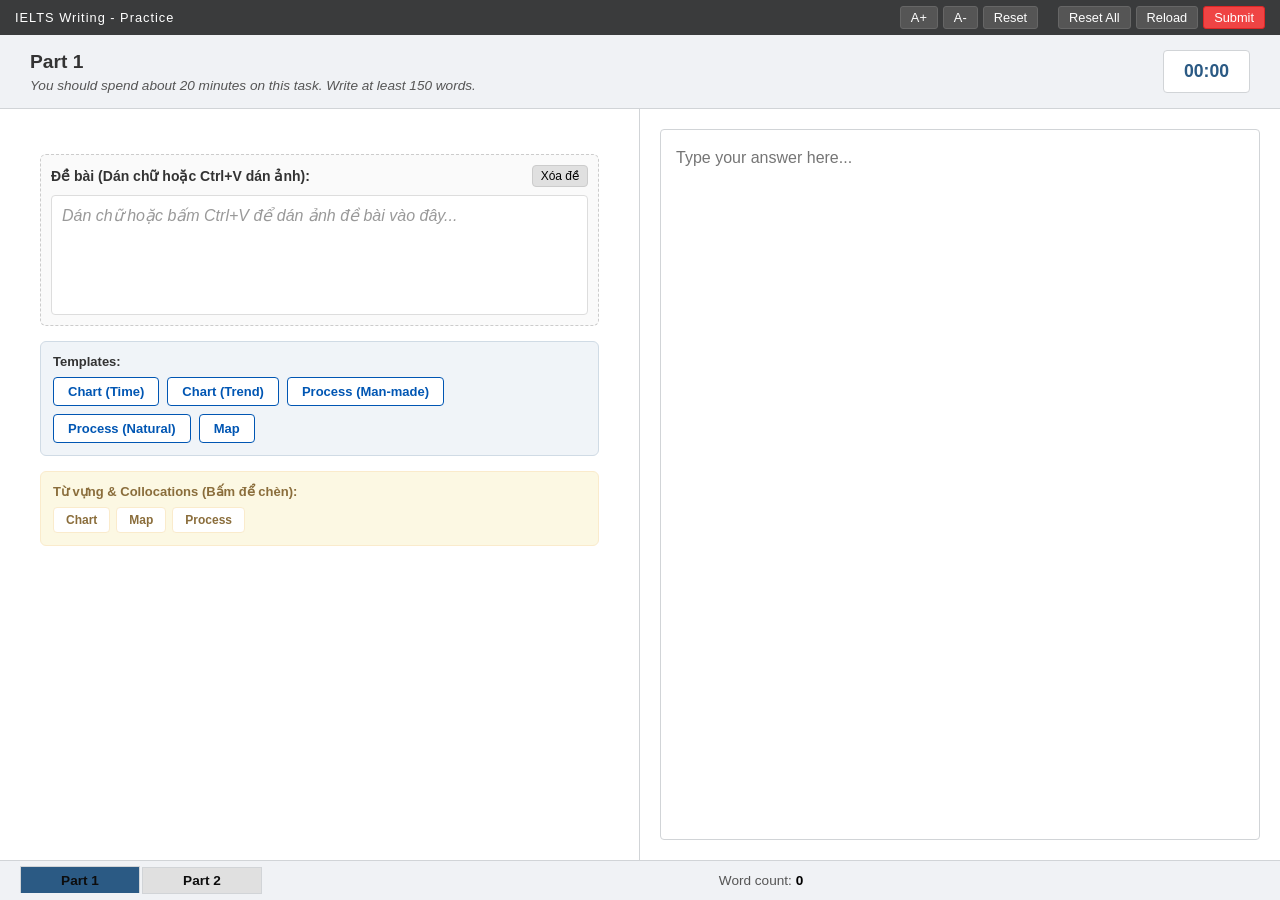
<file: Jimmymusic/Pwriting/indexwriting.html>
<!DOCTYPE html>
<html lang="vi">
<head>
    <meta charset="UTF-8">
    <meta name="viewport" content="width=device-width, initial-scale=1.0">
    <title>IELTS Computer-Based Writing Test</title>
    <link rel="stylesheet" href="style-writing.css">
</head>
<body>
    <header class="top-header">
        <div class="user-id">IELTS Writing - Practice </div>
        
        <div class="header-controls">
            <div class="font-controls">
                <button class="header-btn" onclick="changeFontSize('increase')">A+</button>
                <button class="header-btn" onclick="changeFontSize('decrease')">A-</button>
                <button class="header-btn" onclick="changeFontSize('reset')">Reset</button>
            </div>
            <button class="header-btn" id="reset-btn" onclick="resetTest()">Reset All</button>
            <button class="header-btn" id="reload-btn" onclick="reloadData()">Reload</button>
            <button class="header-btn hide-btn" id="submit-btn" onclick="finishTest()">Submit</button>
        </div>
    </header>

    <div class="part-time-banner">
        <div class="part-label">
            <h1>Part 1</h1>
            <p>You should spend about 20 minutes on this task. Write at least 150 words.</p>
        </div>
        <div class="timer-display">
            <!-- Đã cập nhật giá trị mặc định thành 00:00 -->
            <span id="timer">00:00</span>
        </div>
    </div>

<main class="test-container">
    <div id="prompt-pane" class="pane">
        <div class="custom-prompt-wrapper">
            <div class="custom-prompt-header">
                <span><strong>Đề bài (Dán chữ hoặc Ctrl+V dán ảnh):</strong></span>
                <button class="btn-small" onclick="clearCustomPrompt()">Xóa đề</button>
            </div>
            <div 
                id="custom-prompt-area" 
                contenteditable="true" 
                placeholder="Dán chữ hoặc bấm Ctrl+V để dán ảnh đề bài vào đây..."
            ></div>
        </div>

        <!-- KHUNG NÚT TEMPLATE MẪU -->
        <div class="template-wrapper">
            <div class="template-title"><strong>Templates:</strong></div>
            
            <!-- Bộ nút dành riêng cho Part 1 -->
          <!-- Bộ nút dành riêng cho Part 1 -->
<div id="templates-part1" class="template-group">
    <button class="template-btn" onclick="applyTemplate('chart_time')">Chart (Time)</button>
    <button class="template-btn" onclick="applyTemplate('chart_trend')">Chart (Trend)</button>
    <button class="template-btn" onclick="applyTemplate('process_manmade')">Process (Man-made)</button>
    <button class="template-btn" onclick="applyTemplate('process_natural')">Process (Natural)</button>
    <button class="template-btn" onclick="applyTemplate('map')">Map</button>
</div>

            <!-- Bộ nút dành riêng cho Part 2 -->
            <div id="templates-part2" class="template-group" style="display: none;">
                <button class="template-btn" onclick="applyTemplate('band5_65')">Bảo Trân</button>
                <button class="template-btn" onclick="applyTemplate('band65_plus')">Minh Phúc</button>
                <button class="template-btn" onclick="applyTemplate('nhat_huy')">Nhật Huy</button>
                <button class="template-btn" onclick="applyTemplate('dang_khoa')">Đăng Khoa</button>
                <button class="template-btn" onclick="applyTemplate('band80')">Lan Anh</button>
                <button class="template-btn" onclick="applyTemplate('band80')">Thuỳ Chi</button>
                <button class="template-btn" onclick="applyTemplate('bandMinh')">Minh</button>
                <button class="template-btn" onclick="applyTemplate('band5_65')">Bảo Yến</button>
            </div>
        </div>

   <!-- KHUNG TỪ VỰNG & COLLOCATIONS HỖ TRỢ -->
<div class="vocab-wrapper">
    <div class="vocab-header">
        <span><strong>Từ vựng & Collocations (Bấm để chèn):</strong></span>
    </div>

    <!-- Bộ nút từ vựng cho Part 1 -->
    <div id="vocab-part1" class="vocab-nav">
        <button class="vocab-tab-btn" onclick="toggleVocab('chart', event)">Chart</button>
        <button class="vocab-tab-btn" onclick="toggleVocab('map', event)">Map</button>
        <button class="vocab-tab-btn" onclick="toggleVocab('process', event)">Process</button>
    </div>

    <!-- Bộ nút Collocations cho Part 2 -->
    <div id="vocab-part2" class="vocab-nav" style="display: none;">
        <button class="vocab-tab-btn" onclick="toggleVocab('education', event)">Education</button>
        <button class="vocab-tab-btn" onclick="toggleVocab('government', event)">Government</button>
        <button class="vocab-tab-btn" onclick="toggleVocab('technology', event)">Technology</button>
        <button class="vocab-tab-btn" onclick="toggleVocab('health', event)">Health</button>
        <button class="vocab-tab-btn" onclick="toggleVocab('environment', event)">Environment</button>
    </div>
    
    <!-- Khung chứa nội dung từ vựng hiển thị -->
    <div id="vocab-display" class="vocab-display-area" style="display: none;"></div>
</div>
    </div>

    <div id="response-pane" class="pane">
        <textarea id="writing-area" placeholder="Type your answer here..."></textarea>
    </div>
</main>

    <footer class="test-footer">
        <div class="task-navigation">
            <button class="nav-btn active" id="btn-task1" onclick="switchTask(1)">Part 1</button>
            <button class="nav-btn" id="btn-task2" onclick="switchTask(2)">Part 2</button>
        </div>
        <div class="word-count-display">Word count: <strong id="word-count">0</strong></div>
        <div class="footer-right"></div>
    </footer>

    <script src="script.js"></script>
</body>
</html>
</file>
<file: style.css>
html, body {
    height: 100%;
    margin: 0;
}
body {
    font-family: Arial, sans-serif;
    /* Chèn hình nền chung cho tất cả các trang */
    background-image: url('bg-index.png'); 
    background-size: cover;
    background-position: center;
    background-attachment: fixed; /* Giữ hình nền cố định khi cuộn trang */
    background-repeat: no-repeat;
    margin: 0;
    padding: 40px;
/* THIẾT LẬP FLEXBOX ĐỂ ĐẨY FOOTER */
 /* Kích hoạt Flexbox cho Body */
    display: flex;
    flex-direction: column;
    min-height: 100vh; /* Đảm bảo body luôn cao bằng màn hình */

   
}

.menu-container {
    max-width: 1500px; /* Tăng độ rộng để đủ chỗ cho 4 cột */
    width: 95%;
    margin: 10px auto;
    background: rgba(255, 255, 255, 0.15);
    padding: 10px;
    border-radius: 15px;
    backdrop-filter: blur(12px);
    box-shadow: 0 8px 32px rgba(0,0,0,0.1);
}
.menu-header-text h2 {
    color: #2c3e50;
    font-size: 1.3rem;
    margin-bottom: 30px;
    text-align: center;
}

/* Wrapper để dàn hàng ngang */
.horizontal-menu-wrapper {
    display: flex;
    flex-direction: row; /* Dàn hàng ngang */
    justify-content: center;
    align-items: flex-start; /* Giữ các card ở trên cùng khi mở rộng */
    gap: 15px; /* Khoảng cách giữa các card */
    flex-wrap: wrap; /* Tự động xuống dòng trên điện thoại */
}

/* Từng khối menu (Skill Card) */
.skill-card {
    flex: 1; /* Chia đều không gian */
    min-width: 250px; /* Đảm bảo không bị quá hẹp */
    background: #f8f9fa;
    border: 1px solid #e1e4e8;
    border-radius: 10px;
    overflow: hidden;
    transition: transform 0.3s ease, box-shadow 0.3s ease;
}

.skill-card[open] {
    box-shadow: 0 10px 20px rgba(0,0,0,0.15);
    transform: translateY(-5px);
}

summary {
    padding: 18px;
    font-weight: bold;
    cursor: pointer;
    list-style: none;
    background-color: #ffffff;
    color: #34495e;
    display: flex;
    justify-content: space-between;
    align-items: center;
    border-bottom: 1px solid #eee;
}

summary::after {
    content: "▼";
    font-size: 0.7rem;
    transition: transform 0.3s;
}

details[open] summary::after {
    transform: rotate(180deg);
}

/* Nội dung bên trong khi xổ xuống */
.dropdown-inner {
    padding: 15px;
    background: #ffffff;
    max-height: 350px;
    overflow-y: auto;
}

/* Custom scrollbar cho dropdown */
.dropdown-inner::-webkit-scrollbar {
    width: 5px;
}
.dropdown-inner::-webkit-scrollbar-thumb {
    background: #c5a059;
    border-radius: 10px;
}
h2 {
    color: #2c3e50;
    font-size: 1.2rem;
    text-align: center;
    margin-bottom: 25px;
}

/* Định dạng khối Details */
details {
    border: 1px solid #e1e4e8;
    border-radius: 5px;
    margin-bottom: 10px;
    transition: all 0.3s ease;
}

details[open] {
    border-color: #3498db;
}

/* Định dạng thanh tiêu đề menu */
summary {
    padding: 15px;
    font-weight: bold;
    cursor: pointer;
    list-style: none; /* Ẩn mũi tên mặc định */
    background-color: #f8f9fa;
    color: #34495e;
    display: flex;
    justify-content: space-between;
    align-items: center;
}

summary::after {
    content: "▶"; /* Biểu tượng mũi tên */
    font-size: 0.8rem;
    transition: transform 0.3s;
}

details[open] summary::after {
    transform: rotate(90deg); /* Xoay mũi tên khi mở */
}

summary:hover {
    background-color: #edf2f7;
}

/* Định dạng danh sách bên trong */
ul {
    list-style: none;
    padding: 10px 20px;
    margin: 0;
    border-top: 1px solid #eee;
}

li {
    margin: 8px 0;
}

li a {
    text-decoration: none;
    color: #3498db;
    font-size: 0.95rem;
}

li a:hover {
    text-decoration: underline;
}
/* --- Cấu trúc Footer chung --- */
.main-footer {
    width: 100%;
    padding: 25px 0;
    background-color: rgba(255, 255, 255, 0.1); /* Giảm độ đậm để hài hòa hơn */
    border-top: 1px solid rgba(197, 160, 89, 0.2);
    backdrop-filter: blur(5px);

    /* DÒNG QUAN TRỌNG NHẤT */
    margin-top: auto; 
}

/* Căn giữa tất cả nội dung bên trong footer */
.footer-content {
    display: flex;
    flex-direction: row; /* Chuyển thành hàng ngang */
    align-items: center;  /* Căn giữa các thành phần theo chiều dọc */
    justify-content: center; /* Căn giữa cả cụm vào giữa trang */
    gap: 20px;            /* Khoảng cách giữa chữ và ảnh */
    max-width: 1200px;
    margin: 0 auto;
    padding: 0 20px;
}

/* Đảm bảo chữ không bị nhảy dòng quá sớm */
.footer-content p {
    /* color: #b3b3b3; */
    font-size: 14px;
    margin: 0;
    white-space: nowrap; /* Giữ chữ trên 1 dòng duy nhất */
}

.round-profile-img {
    width: 100px;
    height: 100px;
    border-radius: 50%;
    object-fit: cover;
    border: 2px solid #c5a059;
    box-shadow: 0 4px 10px rgba(197, 160, 89, 0.3);
    display: block; /* Tránh khoảng cách lạ phía dưới ảnh */
}
/* --- Hiệu ứng khi rê chuột vào (Hover) --- */
.footer-profile-link:hover {
    transform: translateY(-5px); /* Đẩy nhẹ ảnh lên trên */
}

.footer-profile-link:hover .round-profile-img {
    /* Làm viền và bóng đậm hơn khi hover */
    border-color: #fff; /* Chuyển viền sang màu trắng */
    box-shadow: 0 6px 15px rgba(255, 255, 255, 0.5);
}
/* --- Cấu trúc cho con khủng long đi bộ --- */
@keyframes walkBackAndForth {
    0% {
        left: 10%; /* Điểm bắt đầu bên trái */
    }
    100% {
        left: 80%; /* Điểm kết thúc bên phải */
    }
}
.dino-walker {
    position: fixed;
    bottom: 150px;
    left: 10%; /* Bắt đầu ở vị trí 10% màn hình */
    width: 230px;
    height: auto;
    z-index: 1000;
    pointer-events: none;
    
    /* animation: tên, thời gian, kiểu chạy, lặp vô hạn, VÀ ĐI NGƯỢC LẠI (alternate) */
    animation: walkBackAndForth 20s linear infinite alternate;
}

.dino-walker img {
    width: 100%;
    height: auto;
}

/* --- Các thuộc tính cũ của anh giữ nguyên, chỉ thêm phần dưới đây --- */

.dropdown-inner {
    background: rgba(255, 255, 255, 0.15);
    padding: 15px;
    border-top: 1px solid rgba(0,0,0,0.05);
    max-height: 400px; /* Giới hạn chiều cao khi có >40 đề */
    overflow-y: auto; /* Tự động xuất hiện thanh cuộn */
}

/* Tab System */
.tab-header {
    display: flex;
    gap: 5px;
    margin-bottom: 15px;
    border-bottom: 1px solid rgba(0,0,0,0.1);
    padding-bottom: 8px;
}

.tab-link {
    background: #f1f1f1;
    border: 1px solid #ccc;
    padding: 6px 12px;
    cursor: pointer;
    border-radius: 4px;
    font-size: 0.85rem;
    transition: 0.3s;
}

.tab-link.active {
    background: #c5a059; /* Màu vàng đồng bộ với viền ảnh của anh */
    color: white;
    border-color: #c5a059;
}

/* Exam Grid Layout */
.exam-grid {
    display: grid;
    grid-template-columns: repeat(auto-fill, minmax(100px, 1fr));
    gap: 10px;
}

.exam-badge {
    background: white;
    padding: 10px;
    text-align: center;
    border-radius: 6px;
    text-decoration: none;
    color: #2c3e50;
    font-size: 0.85rem;
    font-weight: bold;
    border: 1px solid #e1e4e8;
    transition: 0.2s;
    display: flex;
    align-items: center;
    justify-content: center;
}

.exam-badge:hover {
    background: #c5a059;
    color: white;
    transform: translateY(-2px);
    box-shadow: 0 4px 8px rgba(0,0,0,0.1);
}

.exam-badge.wide {
    min-width: 140px;
}

.empty-msg {
    grid-column: 1 / -1;
    text-align: center;
    font-style: italic;
    color: #7f8c8d;
    padding: 20px;
}

/* Ẩn các tab content mặc định */
.tab-content {
    display: none;
}
.tab-content.active {
    display: block;
}

/* Scrollbar mỏng cho đẹp */
.dropdown-inner::-webkit-scrollbar {
    width: 6px;
}
.dropdown-inner::-webkit-scrollbar-thumb {
    background: #c5a059;
    border-radius: 10px;
}

/* Overlay che phủ toàn màn hình */
.login-overlay {
display: none; /* Mặc định ẩn, JS sẽ điều khiển */
    position: fixed;
    top: 0;
    left: 0;
    width: 100%;
    height: 100%;
/* Chỉnh từ 0.9 thành 0.6 hoặc 0.7 */
    background: rgba(0, 0, 0, 0.6); 
    backdrop-filter: blur(8px); /* Giảm bớt độ mờ nếu muốn nhìn rõ hơn */
    justify-content: center;
    align-items: center;
    z-index: 9999;
    opacity: 1;
}

/* Hộp đăng nhập trong suốt (Glassmorphism) */
.login-box {
    background: rgba(255, 255, 255, 0.1);
    padding: 40px;
    border-radius: 15px;
    border: 1px solid rgba(212, 175, 55, 0.5); /* Viền màu vàng Gold nhẹ */
    box-shadow: 0 15px 25px rgba(0,0,0,0.5);
    text-align: center;
    color: #fff;
    width: 320px;
}

.login-box h2 {
    margin-bottom: 30px;
    color: #D4AF37; /* Màu Gold bạn thích */
    text-transform: uppercase;
    letter-spacing: 2px;
}

.input-group {
    margin-bottom: 20px;
}

.input-group input {
    width: 100%;
    padding: 10px;
    background: transparent;
    border: none;
    border-bottom: 1px solid #fff;
    color: #fff;
    outline: none;
}

.login-btn {
    width: 100%;
    padding: 10px;
    background: #D4AF37;
    border: none;
    border-radius: 5px;
    cursor: pointer;
    font-weight: bold;
    transition: 0.3s;
}

.login-btn:hover {
    background: #fff;
    color: #000;
}

.error-msg {
    color: #ff4d4d;
    font-size: 14px;
    margin-top: 15px;
}


/* Container ở góc trên bên phải */
.user-header {
    position: absolute;
    top: 20px;
    right: 20px;
    display: flex;
    align-items: center;
    gap: 15px;
    z-index: 100; /* Nằm trên các thành phần khác nhưng dưới Login Overlay */
    color: #503e03; /* Màu vàng Gold */
    font-weight: bold;
    font-family: sans-serif;
}

/* Nút Logout */
.logout-btn {
    background: transparent;
    color: #163b02;
    border: 1px solid #D4AF37;
    padding: 5px 15px;
    border-radius: 20px;
    cursor: pointer;
    transition: 0.3s;
    font-size: 14px;
}

.logout-btn:hover {
    background: #D4AF37;
    color: #000;
}
.global-nav-links .transparent-btn {
    background: rgba(255, 255, 255, 0.12) !important;
    border: 1px solid rgba(255, 255, 255, 0.3) !important;
    backdrop-filter: blur(4px);
    transition: all 0.3s ease;
}

.global-nav-links .transparent-btn:hover {
    background: rgba(255, 255, 255, 0.28) !important;
    border-color: rgba(255, 255, 255, 0.6) !important;
    transform: translateY(-2px);
}
</file>
<file: reading/style.css>
/* IELTS Exam Interface - Thiết kế bởi JIM */
:root {
    --header-bg: #404040;
    --sub-header: #f0f2f5;
    --border-color: #b0c4de;
    --ielts-blue: #2b5a84;
    --hover-bg: #e8f0fe;
    --white: #ffffff;
    --danger: #e74c3c;
    --text-dark: #333333;
    --dot-idle: #444444;
}

body {
    font-family: 'Segoe UI', Tahoma, sans-serif;
    margin: 0;
    display: flex;
    flex-direction: column;
    height: 100vh;
    background-color: var(--white);
    overflow: hidden;
}

/* --- Layout chính --- */
.test-header {
    background: var(--header-bg);
    color: #fff;
    padding: 5px 20px;
    display: flex;
    justify-content: space-between;
    align-items: center;
    height: 40px;
    box-sizing: border-box;
}

.test-container {
    display: flex;
    flex: 1;
    overflow: hidden;
    margin-bottom: 60px; /* Chừa chỗ cho fixed footer */
}

.pane {
    flex: 1;
    overflow-y: auto;
    padding: 20px 30px;
}

/* --- Reading Pane --- */
#reading-pane { 
    border-right: 2px solid var(--border-color); 
    text-align: justify; 
    line-height: 1.6;
   /*  color: var(--text-dark); */
}

/* --- Instruction Box --- */
.instruction-box {
    background-color: #f8f9fa;
    border-radius: 6px;
    padding: 10px 15px; 
    margin-bottom: 15px; /* Tăng khoảng cách với câu hỏi đầu tiên */
    border: 1px solid #eef0f2;
}

.instruction-box h3 {
    font-size: 1.1rem;
    font-weight: 650;
    margin: 0 0 5px 0;
    text-decoration: underline;
    text-underline-offset: 3px;
    color: #000;
}

.instruction-box .ins-text {
    font-size: 0.9rem;
    line-height: 1.4;
    color: #444;
    margin: 0;
font-weight: 500;
}

/* --- MCQ SIMPLE (Matching, YES/NO/NG) --- */
.q-mcq-row {
    padding: 10px 0; /* Tách khoảng cách giữa các hàng câu hỏi */
    border-bottom: 1px dashed #eee;
    margin-bottom: 2px;
}

.question-row {
    display: flex;
    justify-content: space-between; /* Đẩy chữ sang trái, nút sang phải */
    align-items: flex-start;
    gap: 20px;
    flex-direction: column;
}

.question-text {
    font-size: 1rem;
    line-height: 1.5;
    flex: 1;
}

.options-wrapper {
    display: flex;
    flex-wrap: wrap; /* Tự động xuống dòng nếu có quá nhiều nút (A-G) */
    padding-left: 30px; /* Lùi lề vào để thẳng hàng với nội dung sau số câu */
    gap: 8px;
    flex-wrap: nowrap; /* Không cho phép xuống dòng để giữ hàng thẳng */
}

.option-box {
    border: 1px solid #d1d5db;
    background: white;
    padding: 5px 12px;
    border-radius: 4px;
    font-size: 0.85rem;
    cursor: pointer;
    min-width: 35px;
    text-align: center;
}

.option-box.active {
    background: var(--ielts-blue) !important;
    color: white !important;
}

/* --- MCQ FULL (Multiple Choice A,B,C,D câu dài) --- */
.q-mcq-full-row {
    margin-bottom: 40px; /* Tách biệt rõ rệt giữa câu 14, 15... */
    padding: 10px 0;
}

.question-title {
    font-weight: 600;
    font-size: 1.05rem;
    margin-bottom: 15px;
    line-height: 1.4;
}

.options-list {
    display: flex;
    flex-direction: column;
    gap: 10px; /* Khoảng cách giữa các lựa chọn A, B, C, D */
}

.option-item {
    display: flex;
    align-items: flex-start;
    padding: 12px 15px;
    border: 1px solid #e0e0e0;
    border-radius: 5px;
    cursor: pointer;
    transition: background 0.2s;
}

.option-item:hover { background-color: var(--sub-header); }

.option-item.active {
    background-color: var(--ielts-blue);
    color: white;
    border-color: var(--ielts-blue);
}

.mcq-option:hover { background-color: var(--sub-header); }

.mcq-option.active {
    background-color: var(--ielts-blue);
    border-color: var(--ielts-blue);
    color: white;
}

.opt-letter { font-weight: bold; margin-right: 12px; min-width: 20px; }

/* --- Word List Box (Matching Features) --- */
.word-list-box {
    margin: 15px 0 0 0;
    padding: 15px;
    border: 2px solid #444;
font-weight: 600;
    line-height: 1.2;
}

/* --- Gap Filling --- */
.question-group {
    line-height: 2.0; /* Tăng để các ô input không đè lên nhau */
    margin-bottom: 30px;
	text-align: justify;
}

.fill-gap-wrapper {
    display: inline-flex;
    align-items: center;
    margin: 0 4px;
}

.q-input {
    border: 1px solid #767676;
    padding: 2px 5px;
    width: 140px;
    height: 24px;
    font-size: 0.95rem;
    outline: none;
}

.q-input:focus { border: 2px solid var(--ielts-blue); }
.reading-title {
    text-align: center;
    font-size: 1.5rem;
    font-weight: bold;
    margin-bottom: 20px;
    text-transform: uppercase;
}

/* Tiêu đề của đoạn Summary/Gap Fill */
.gap-fill-title {
    text-align: center;
    font-weight: bold;
    font-size: 1.1rem;
    margin: 10px 0;
    text-transform: uppercase; /* Thường đề thi sẽ viết hoa tiêu đề này */
}
/* --- Footer & Navigation --- */
.test-footer {
    background: #e0e0e0;
    border-top: 1px solid #bcbcbc;
    padding: 0 20px;
    display: flex;
    justify-content: space-between;
    align-items: center;
    height: 60px;
    position: fixed;
    bottom: 0;
    width: 100%;
    z-index: 10;
}

.navigation-bar { display: flex; align-items: center; gap: 20px; }

.part-group { display: flex; align-items: center; gap: 10px; }

.part-label { font-weight: 800; font-size: 0.8rem; color: #000;text-align: center; }

.dots-container { display: flex; gap: 3px; }

.dot {
    width: 26px;
    height: 26px;
    background: #444;
    color: white;
    border: 1px solid #333;
    display: flex;
    justify-content: center;
    align-items: center;
    cursor: pointer;
    font-size: 11px;
    font-weight: bold;
    border-radius: 3px;
}

.dot.answered { background: var(--ielts-blue); border-color: var(--ielts-blue); }

/* --- Components khác --- */
.btn-submit {
    background-color: var(--danger);
    color: white;
    border: none;
    padding: 5px 5px;
    font-weight: bold;
    border-radius: 4px;
    cursor: pointer;
    text-transform: uppercase;
    margin-left: 5px;
    margin-right: 30px;
}

.part-banner {
    background-color: #f0f2f5;
  padding: 0 0 0 30px;
    border-bottom: 3px solid #cedee7;
    text-align: left;
}

.part-banner #current-part-label {
    display: block;
    font-size: 1.1rem;
    font-weight: 600;
    margin-bottom: 2px;
}
/* Màu sắc cho chế độ Review Answer */
.dot.correct {
    background-color: #28a745 !important; /* Xanh lá */
    border-color: #28a745 !important;
}

.dot.incorrect {
    background-color: #dc3545 !important; /* Đỏ */
    border-color: #dc3545 !important;
}
/* --- Logic Highlight & Context Menu --- */
.highlight {
    background-color: #ffeb3b !important;
    color: #000 !important;
    padding: 2px 0;
}

/* Menu chuột phải tùy chỉnh */
.context-menu {
    display: none;
    position: absolute;
    z-index: 10000;
    background: #ffffff;
    border: 1px solid #ccc;
    box-shadow: 2px 2px 8px rgba(0,0,0,0.2);
    border-radius: 4px;
    min-width: 120px;
    overflow: hidden;
}

.context-menu button {
    display: block;
    width: 100%;
    padding: 10px 15px;
    border: none;
    background: none;
    text-align: left;
    cursor: pointer;
    font-size: 14px;
    font-family: inherit;
    transition: background 0.2s;
}

.context-menu button:hover {
    background-color: #f0f2f5;
}

.context-menu button:first-child {
    border-bottom: 1px solid #eee;
    font-weight: 600;
    color: var(--ielts-blue);
}
/* screen size & background */
.accessibility-controls {
    display: flex;
    align-items: center;
    gap: 20px;
    margin-right: 20px;
}

.font-controls button {
    background: #555;
    color: white;
    border: 1px solid #777;
    padding: 2px 8px;
    cursor: pointer;
    border-radius: 3px;
    font-size: 12px;
}

.theme-controls {
    display: flex;
    gap: 5px;
}

.theme-btn {
    width: 20px;
    height: 20px;
    border-radius: 50%;
    border: 1px solid #fff;
    cursor: pointer;
}

.theme-white { background: #ffffff; }
.theme-sepia { background: #f4ecd8; }
.theme-dark { background: #1a1a1a; }

/* Các Class Theme thực thi */
body.theme-sepia {
    background-color: #f4ecd8 !important;
}
body.theme-sepia .pane {
    background-color: #f4ecd8;
    color: #5b4636;
}

body.theme-dark {
    background-color: #342929 !important;
}
body.theme-dark .pane {
    background-color: #1f1b1b;
    color: #f0eaea;
}
body.theme-dark .instruction-box {
    background-color: #100101;
    border-color: #444;
    color: #f5f1f1;
}

body.theme-dark .instruction-box h3 { color: #fff; }
/* Khung Matching Features - Style IELTS chuẩn */
.matching-features-box {
    background-color: #f8fafc; /* Màu nền xám xanh nhạt rất dịu mắt */
    border: 2px solid #2b5a84; /* Viền xanh chuẩn màu IELTS của anh */
    border-radius: 8px;
    margin: 15px 0;
    padding: 0;
    overflow: hidden;
}

.matching-features-title {
    background-color: #2b5a84;
    color: white;
    padding: 8px 15px;
    font-weight: bold;
    font-size: 15px;
    text-transform: uppercase;
}

.matching-features-content {
    padding: 15px;
    line-height: 1.6;
    font-style: italic;
    color: #334155;
    white-space: pre-line; /* Để xuống dòng đúng theo wordlist anh dán vào */
        font-weight: 600;
}
/* Style cho dạng chọn list */
.multiple-choice-standard .option-box {
    margin-bottom: 5px;
    transition: all 0.2s ease;
}

/* Đảm bảo class này được định nghĩa rõ ràng */
.preview-panel {
    flex: 1; 
    padding: 25px; 
    overflow-y: auto; 
    background: #fdfdfd; 
    display: block !important; /* Đảm bảo panel luôn hiện */
}

/* Style cho các nhóm câu hỏi hiển thị trong dashboard */
.preview-group-item {
    background: white;
    border: 1px solid #e2e8f0;
    border-radius: 8px;
    padding: 15px;
    margin-bottom: 20px;
    box-shadow: 0 2px 4px rgba(0,0,0,0.05);
}

.preview-q-row {
    display: flex;
    justify-content: space-between;
    align-items: center;
    padding: 8px 0;
    border-bottom: 1px solid #f1f5f9;
}
/* Đảm bảo mỗi câu hỏi là một khối độc lập */
.question-block {
    display: block !important;
    width: 100%;
    clear: both;
}

/* Style cho các nút bấm khi được chọn */
.option-box.active {
    background-color: var(--ielts-blue) !important;
    color: white !important;
    border-color: var(--ielts-blue) !important;
}

/* Hiệu ứng hover cho chuyên nghiệp */
.option-box:hover {
    background-color: #f0f7ff;
    border-color: var(--ielts-blue);
}
.q-select {
    outline: none;
    transition: all 0.2s;
}
.q-select:hover {
    border-color: #1a3a5a;
    background-color: #fff9c4;
}
/* Khi đã chọn đáp án thì đổi màu nhẹ để dễ nhận biết */
.q-select:not([value=""]) {
    border-color: #2b5a84;
}

table {
    border-collapse: collapse;
    width: 100%;
    
/*background-color: #000; /* Nền đen */
   /*  color: #fff; /* Chữ trắng */
    border: 3px solid #1a3a5a; /* Viền ngoài màu vàng Gold */
}

th {
    
    border-bottom: 2px solid #1a3a5a;
    /* color: #d4af37; background-color: #1a1a1a; */
    padding: 12px;
}

td {
    border-bottom: 1px solid #333; /* Viền ngăn cách hàng mảnh */
    padding: 10px;
}

/* Hiệu ứng di chuột vào hàng */
tr:hover {
    background-color: #a6c1d5;
}
</file>
<file: Jimmymusic/Pwriting/style-writing.css>
/* Tái định nghĩa các biến màu sắc giống ảnh mẫu */
:root {
    --header-dark: #3a3b3c;  /* Xám đậm header */
    --banner-light: #f0f2f5; /* Xám rất nhạt banner */
    --border-color: #d1d4d7; /* Xám đường viền */
    --text-color: #333;
    --background-white: #fff;
    --table-header-bg: #f8f9fa;
    /* Ép tất cả các thẻ con bên trong đề bài và ô viết phải nghe theo biến này */
#task-content, 
#task-content p, 
#task-content span, 
#task-content strong,
#writing-area {
    font-size: var(--test-font-size) !important;
}
}

/* Reset cơ bản */
* {
    box-sizing: border-box;
    margin: 0;
    padding: 0;
}

body {
    font-family: Arial, Helvetica, sans-serif; /* IELTS dùng font không chân */
    height: 100vh;
    display: flex;
    flex-direction: column;
    background-color: var(--background-white);
    color: var(--text-color);
    overflow: hidden; /* Chặn cuộn toàn trang */
}

/* 1. Top Header - Thanh tối màu trên cùng */
.top-header {
    background-color: var(--header-dark);
    color: #fff;
    padding: 0 15px;
    height: 35px; /* Chiều cao rất thấp */
    display: flex;
    justify-content: space-between;
    align-items: center;
    font-size: 0.8rem;
}

.user-id {
    letter-spacing: 1px;
}

.header-controls {
    display: flex;
    gap: 5px;
}

.header-btn {
    background: #555;
    color: #fff;
    border: 1px solid #666;
    padding: 3px 10px;
    border-radius: 3px;
    cursor: pointer;
    font-size: 0.8rem;
    transition: background 0.2s;
}

.header-btn:hover {
    background: #666;
}

.hide-btn {
    background: #ef4444; /* Màu đỏ nút Hide */
    border-color: #dc2626;
}
.hide-btn:hover {
    background: #f87171;
}

/* 2. Part & Time Banner - Thanh xám nhạt */
.part-time-banner {
    background-color: var(--banner-light);
    border-bottom: 1px solid var(--border-color);
    padding: 15px 30px;
    display: flex;
    justify-content: space-between;
    align-items: center;
}

.part-label h1 {
    font-size: 1.2rem;
    margin-bottom: 5px;
}

.part-label p {
    font-size: 0.85rem;
    color: #555;
    font-style: italic;
}

.timer-display {
    background: #fff;
    padding: 10px 20px;
    border: 1px solid var(--border-color);
    border-radius: 4px;
    font-size: 1.1rem;
    font-weight: bold;
    color: #2b5a84; /* Màu xanh đậm của timer */
}

/* 3. Main Container - Chia đôi màn hình */
.test-container {
    flex: 1; /* Chiếm hết phần còn lại của chiều cao */
    display: flex;
    overflow: hidden; /* Quan trọng để cuộn độc lập */
}

.pane {
    width: 50%;
    height: 100%;
    overflow-y: auto; /* Cho phép cuộn bên trong mỗi pane */
    padding: 30px 40px;
}

/* Pane trái - Đề bài */
#prompt-pane {
    border-right: 1px solid var(--border-color); /* Đường kẻ chia đôi */
}

.prompt-text {
    margin-bottom: 30px;
    font-size: 1rem;
    line-height: 1.5;
    font-size: large;
    text-align: justify;
}

.prompt-text p {
    margin-bottom: 15px;
}

/* CSS cho bảng số liệu (tự tạo vì ảnh không rõ) */
.table-container {
    margin-top: 20px;
    overflow-x: auto;
}

.data-table {
    width: 100%;
    border-collapse: collapse;
    font-size: 0.9rem;
    border: 1px solid #ccc;
}

.data-table caption {
    font-weight: bold;
    margin-bottom: 10px;
    text-align: center;
}

.data-table th, .data-table td {
    border: 1px solid #ccc;
    padding: 10px;
    text-align: center;
}

.data-table thead th {
    background-color: var(--table-header-bg);
    font-weight: bold;
}

.data-table tbody tr:nth-child(even) {
    background-color: #fcfcfc;
}

/* Pane phải - Bài làm */
#response-pane {
    background-color: #fff;
    padding: 20px;
}

#writing-area {
    width: 100%;
    height: 100%;
    border: 1px solid var(--border-color);
    border-radius: 4px;
    padding: 15px;
    font-size: 16px;
    line-height: 1.6;
    font-family: Arial, sans-serif;
    resize: none; /* Không cho kéo giãn thủ công */
    outline: none; /* Bỏ viền focus mặc định */
    text-align: justify;
}

#writing-area:focus {
    border-color: #a0b4d0;
    box-shadow: inset 0 1px 3px rgba(0,0,0,0.1);
}

/* 4. Footer mỏng */
.test-footer {
    background-color: var(--banner-light);
    border-top: 1px solid var(--border-color);
    height: 30px;
    display: flex;
    align-items: center;
    justify-content: center;
    font-size: 0.85rem;
    color: #555;
}

.word-count-display strong {
    color: #000;
}
/* Container chứa ảnh */
.prompt-image-container {
    margin-top: 20px;
    text-align: center;
    background: #fff;
    padding: 10px;
    border: 1px solid var(--border-color);
}

.image-title {
    margin-bottom: 15px;
    font-size: 1.1rem;
}

/* Style cho ảnh đề bài */
.prompt-image {
    max-width: 100%; /* Đảm bảo ảnh không to hơn khung bên trái */
    height: auto;
    display: block;
    margin: 0 auto;
    /* Cho phép người dùng nhấn vào để xem rõ hơn nếu cần */
    cursor: zoom-in; 
    transition: transform 0.2s;
}

.prompt-image:active {
    transform: scale(1.05); /* Hiệu ứng phóng to nhẹ khi nhấn giữ */
}
/* Điều chỉnh footer để chứa các nút điều hướng */
.test-footer {
    height: 40px; /* Tăng nhẹ chiều cao */
    padding: 0 20px;
    justify-content: space-between; /* Đẩy các phần tử ra 2 bên/giữa */
}

.task-navigation {
    display: flex;
    gap: 2px;
}

.nav-btn {
    background-color: #e0e0e0;
    border: 1px solid var(--border-color);
    padding: 5px 15px;
    cursor: pointer;
    font-size: 0.85rem;
    font-weight: bold;
    color: #0d0d0d;
     width: 120px;
}

.nav-btn.active {
  
    background-color: #2b5a84;
    border-bottom: none;    /* Tạo hiệu ứng tab */
    position: relative;
    top: -1px;
}

.nav-btn:hover:not(.active) {
    background-color: #2b5a84;
}

.footer-placeholder {
    width: 150px; /* Giữ chỗ để word-count luôn nằm giữa */
}


/* Tùy chỉnh hiển thị các nút font trong header */
.font-controls {
    display: flex;
    gap: 5px;
    margin-right: 15px;
}

/* Đặt cỡ chữ mặc định cho vùng làm bài */
#writing-area {
    font-size: 16px; /* Cỡ chữ gốc */
    transition: font-size 0.2s ease; /* Hiệu ứng mượt khi đổi size */
}

/* Nếu muốn đổi cả phần đề bài */
#task-content {
    font-size: 16px;
    transition: font-size 0.2s ease;
}
/* Khung chứa phần dán đề bài */
.custom-prompt-wrapper {
    margin-top: 15px;
    border: 1px dashed #ccc;
    border-radius: 6px;
    padding: 10px;
    background-color: #fafafa;
}

.custom-prompt-header {
    display: flex;
    justify-content: space-between;
    align-items: center;
    margin-bottom: 8px;
    font-size: 14px;
    color: #333;
}

.btn-small {
    padding: 3px 8px;
    font-size: 12px;
    background-color: #e0e0e0;
    border: 1px solid #ccc;
    border-radius: 4px;
    cursor: pointer;
}

.btn-small:hover {
    background-color: #d0d0d0;
}

/* Khung dán nội dung (contenteditable) */
#custom-prompt-area {
    min-height: 120px;
    max-height: 400px;
    overflow-y: auto;
    padding: 10px;
    background-color: #fff;
    border: 1px solid #ddd;
    border-radius: 4px;
    outline: none;
}

#custom-prompt-area:focus {
    border-color: #007bff;
    box-shadow: 0 0 4px rgba(0, 123, 255, 0.25);
}

/* Hiển thị chữ gợi ý (Placeholder) khi khung trống */
#custom-prompt-area:empty:before {
    content: attr(placeholder);
    color: #999;
    font-style: italic;
}

/* Tự động chỉnh cỡ ảnh dán vào để không vỡ khung */
#custom-prompt-area img {
    max-width: 100%;
    height: auto;
    display: block;
    margin: 8px 0;
    border-radius: 4px;
    box-shadow: 0 2px 5px rgba(0,0,0,0.1);
}
/* Khung chứa danh sách Template */
.template-wrapper {
    margin-top: 15px;
    padding: 12px;
    background-color: #f0f4f8;
    border: 1px solid #d0dbe5;
    border-radius: 6px;
}

.template-title {
    font-size: 13px;
    color: #333;
    margin-bottom: 8px;
}

.template-group {
    display: flex;
    gap: 8px;
    flex-wrap: wrap;
}

.template-btn {
    padding: 6px 14px;
    font-size: 13px;
    font-weight: 600;
    color: #0056b3;
    background-color: #ffffff;
    border: 1px solid #0056b3;
    border-radius: 4px;
    cursor: pointer;
    transition: all 0.2s ease;
}

.template-btn:hover {
    background-color: #0056b3;
    color: #ffffff;
}
/* Khung từ vựng */
.vocab-wrapper {
    margin-top: 15px;
    padding: 12px;
    background-color: #fcf8e3;
    border: 1px solid #faebcc;
    border-radius: 6px;
}

.vocab-header {
    font-size: 13px;
    color: #8a6d3b;
    margin-bottom: 8px;
}

.vocab-nav {
    display: flex;
    gap: 6px;
    flex-wrap: wrap;
}

.vocab-tab-btn {
    padding: 5px 12px;
    font-size: 12px;
    font-weight: 600;
    color: #8a6d3b;
    background-color: #ffffff;
    border: 1px solid #faebcc;
    border-radius: 4px;
    cursor: pointer;
    transition: all 0.2s ease;
}

.vocab-tab-btn:hover, .vocab-tab-btn.active {
    background-color: #8a6d3b;
    color: #ffffff;
}

.vocab-display-area {
    margin-top: 10px;
    max-height: 250px;
    overflow-y: auto;
    background-color: #ffffff;
    border: 1px solid #faebcc;
    border-radius: 4px;
    padding: 10px;
}

.vocab-section-title {
    font-size: 12px;
    font-weight: bold;
    color: #333;
    margin: 8px 0 4px 0;
    border-bottom: 1px solid #eee;
    padding-bottom: 2px;
}

.vocab-section-title:first-child {
    margin-top: 0;
}

.vocab-item {
    display: inline-block;
    background-color: #f7f7f7;
    border: 1px solid #e0e0e0;
    border-radius: 3px;
    padding: 3px 7px;
    margin: 3px 2px;
    font-size: 12px;
    color: #333;
    cursor: pointer;
    transition: background-color 0.2s;
}

.vocab-item:hover {
    background-color: #e8f4ff;
    border-color: #b6d4fe;
    color: #0d6efd;
}
</file>
